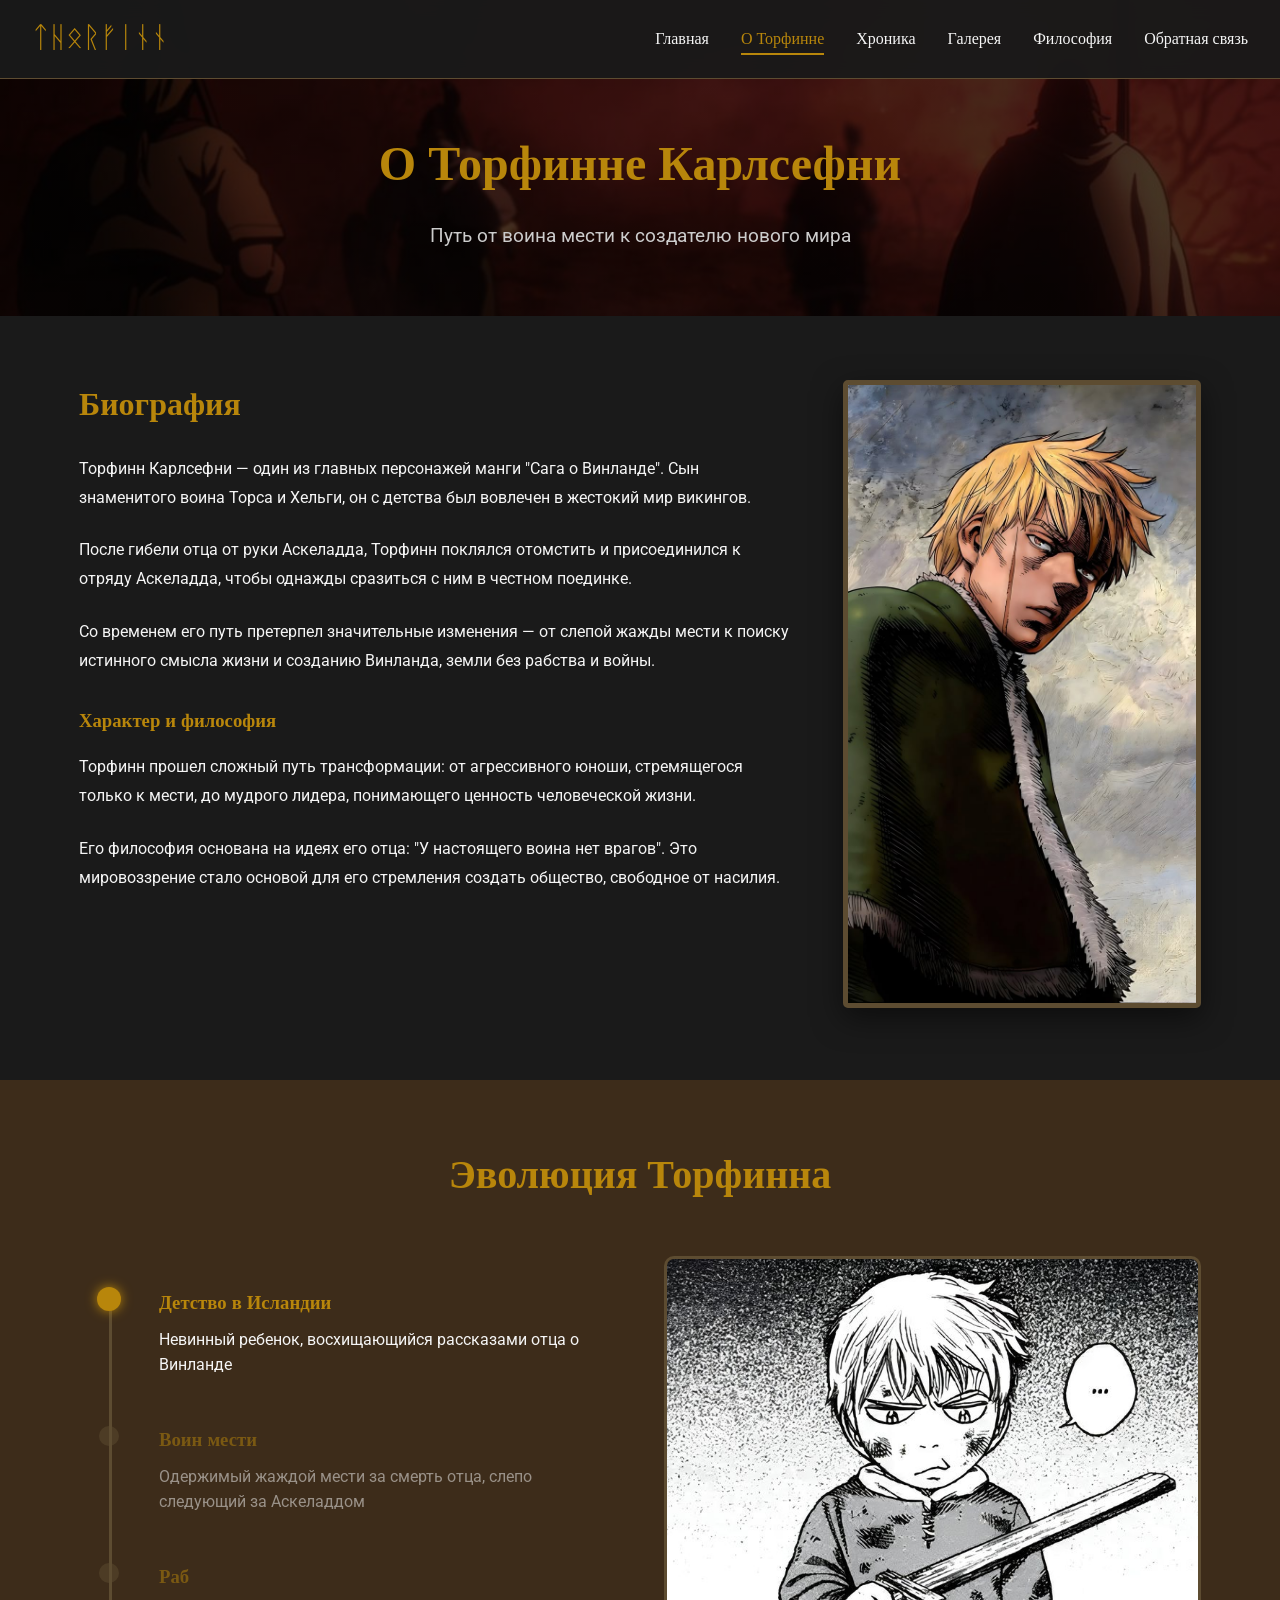
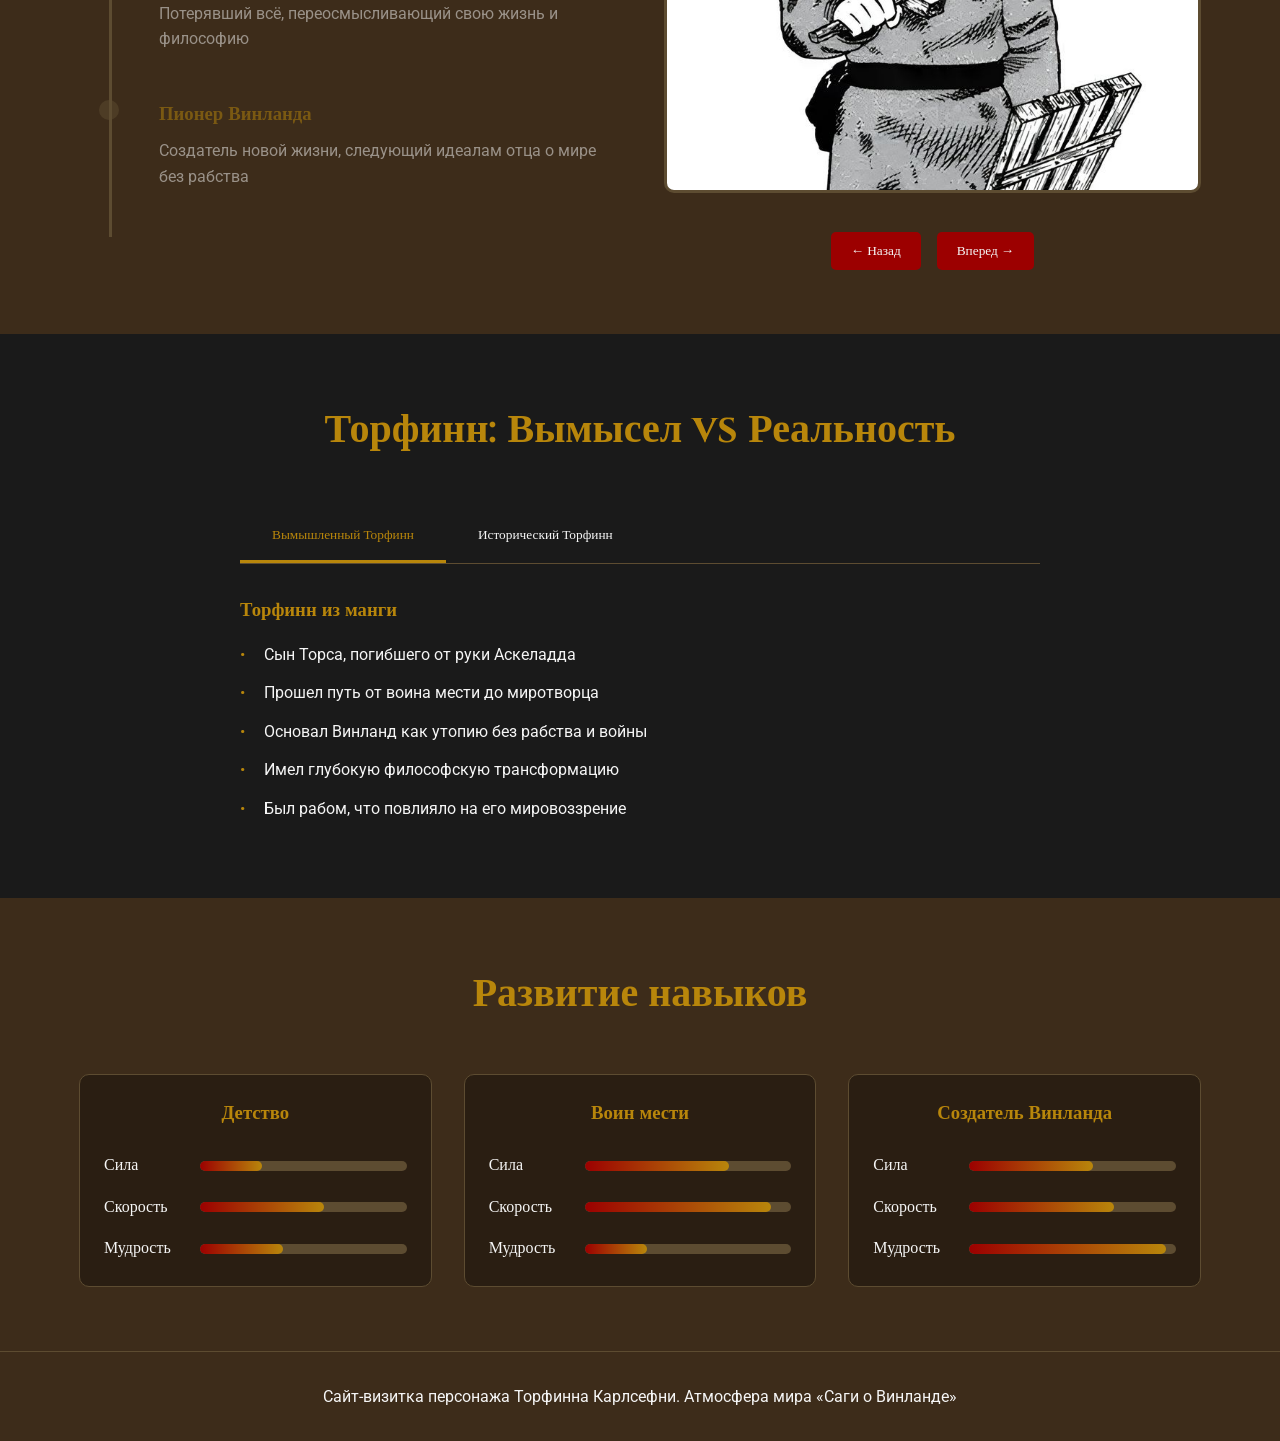
<file: about.html>
<!DOCTYPE html>
<html lang="ru">
<head>
    <meta charset="UTF-8">
    <meta name="viewport" content="width=device-width, initial-scale=1.0">
    <title>О Торфинне - Сага о Винланде</title>
    <link rel="stylesheet" href="styles.css">
    <link href="https://fonts.googleapis.com/css2?family=Cinzel:wght@400;700&family=Roboto:wght@300;400&display=swap" rel="stylesheet">
</head>
<body>
    <header class="main-header">
        <nav class="nav-container">
            <div class="logo" id="logo-btn">
                <span>ᛏᚺᛟᚱᚠᛁᚾᚾ</span>
            </div>
            <ul class="nav-menu">
                <li><a href="index.html">Главная</a></li>
                <li><a href="about.html" class="active">О Торфинне</a></li>
                <li><a href="timeline.html">Хроника</a></li>
                <li><a href="gallery.html">Галерея</a></li>
                <li><a href="philosophy.html">Философия</a></li>
                <li><a href="contact.html">Обратная связь</a></li>
            </ul>
            <div class="hamburger">
                <span></span>
                <span></span>
                <span></span>
            </div>
        </nav>
    </header>

    <main>
        <section class="page-hero">
            <div class="container">
                <h1>О Торфинне Карлсефни</h1>
                <p>Путь от воина мести к создателю нового мира</p>
            </div>
        </section>

        <section class="about-content">
            <div class="container">
                <div class="about-grid">
                    <div class="about-text">
                        <h2>Биография</h2>
                        <p>Торфинн Карлсефни — один из главных персонажей манги "Сага о Винланде". Сын знаменитого воина Торса и Хельги, он с детства был вовлечен в жестокий мир викингов.</p>
                        <p>После гибели отца от руки Аскеладда, Торфинн поклялся отомстить и присоединился к отряду Аскеладда, чтобы однажды сразиться с ним в честном поединке.</p>
                        <p>Со временем его путь претерпел значительные изменения — от слепой жажды мести к поиску истинного смысла жизни и созданию Винланда, земли без рабства и войны.</p>
                        
                        <h3>Характер и философия</h3>
                        <p>Торфинн прошел сложный путь трансформации: от агрессивного юноши, стремящегося только к мести, до мудрого лидера, понимающего ценность человеческой жизни.</p>
                        <p>Его философия основана на идеях его отца: "У настоящего воина нет врагов". Это мировоззрение стало основой для его стремления создать общество, свободное от насилия.</p>
                    </div>
                    <div class="about-image">
                        <img src="img_2.png" alt="Торфинн в молодости">
                    </div>
                </div>
            </div>
        </section>

        <section class="evolution-section">
            <div class="container">
                <h2 class="section-title">Эволюция Торфинна</h2>
                <div class="evolution-container">
                    <div class="evolution-track">
                        <div class="evolution-stage active" data-stage="child">
                            <div class="stage-marker"></div>
                            <div class="stage-info">
                                <h3>Детство в Исландии</h3>
                                <p>Невинный ребенок, восхищающийся рассказами отца о Винланде</p>
                            </div>
                        </div>
                        <div class="evolution-stage" data-stage="warrior">
                            <div class="stage-marker"></div>
                            <div class="stage-info">
                                <h3>Воин мести</h3>
                                <p>Одержимый жаждой мести за смерть отца, слепо следующий за Аскеладдом</p>
                            </div>
                        </div>
                        <div class="evolution-stage" data-stage="slave">
                            <div class="stage-marker"></div>
                            <div class="stage-info">
                                <h3>Раб</h3>
                                <p>Потерявший всё, переосмысливающий свою жизнь и философию</p>
                            </div>
                        </div>
                        <div class="evolution-stage" data-stage="pioneer">
                            <div class="stage-marker"></div>
                            <div class="stage-info">
                                <h3>Пионер Винланда</h3>
                                <p>Создатель новой жизни, следующий идеалам отца о мире без рабства</p>
                            </div>
                        </div>
                    </div>
                    <div class="evolution-visual">
                        <div class="character-image">
                            <img src="img_evolution_1.png" alt="Торфинн в детстве" id="evolution-img">
                        </div>
                        <div class="evolution-controls">
                            <button id="prev-stage" class="evolution-btn">← Назад</button>
                            <button id="next-stage" class="evolution-btn">Вперед →</button>
                        </div>
                    </div>
                </div>
            </div>
        </section>

        <section class="comparison-section">
            <div class="container">
                <h2 class="section-title">Торфинн: Вымысел vs Реальность</h2>
                <div class="comparison-container">
                    <div class="comparison-tabs">
                        <button class="tab-btn active" data-tab="fictional">Вымышленный Торфинн</button>
                        <button class="tab-btn" data-tab="historical">Исторический Торфинн</button>
                    </div>
                    <div class="comparison-content">
                        <div class="tab-content active" id="fictional-content">
                            <h3>Торфинн из манги</h3>
                            <ul>
                                <li>Сын Торса, погибшего от руки Аскеладда</li>
                                <li>Прошел путь от воина мести до миротворца</li>
                                <li>Основал Винланд как утопию без рабства и войны</li>
                                <li>Имел глубокую философскую трансформацию</li>
                                <li>Был рабом, что повлияло на его мировоззрение</li>
                            </ul>
                        </div>
                        <div class="tab-content" id="historical-content">
                            <h3>Исторический Торфинн Карлсефни</h3>
                            <ul>
                                <li>Исландский исследователь, живший в X-XI веках</li>
                                <li>Предпринял одну из самых успешных попыток колонизации Винланда</li>
                                <li>Был женат на Гудрид, вдове Торфинна Тордарсона</li>
                                <li>Его экспедиция описана в "Саге о гренландцах" и "Саге об Эрике Рыжем"</li>
                                <li>Вернулся в Исландию после нескольких лет в Винланде</li>
                            </ul>
                        </div>
                    </div>
                </div>
            </div>
        </section>

        <section class="skills-section">
            <div class="container">
                <h2 class="section-title">Развитие навыков</h2>
                <div class="skills-container">
                    <div class="skill-category">
                        <h3>Детство</h3>
                        <div class="skill-chart">
                            <div class="skill" data-skill="strength" data-value="30">
                                <span>Сила</span>
                                <div class="skill-bar"><div class="skill-fill"></div></div>
                            </div>
                            <div class="skill" data-skill="speed" data-value="60">
                                <span>Скорость</span>
                                <div class="skill-bar"><div class="skill-fill"></div></div>
                            </div>
                            <div class="skill" data-skill="wisdom" data-value="40">
                                <span>Мудрость</span>
                                <div class="skill-bar"><div class="skill-fill"></div></div>
                            </div>
                        </div>
                    </div>
                    <div class="skill-category">
                        <h3>Воин мести</h3>
                        <div class="skill-chart">
                            <div class="skill" data-skill="strength" data-value="70">
                                <span>Сила</span>
                                <div class="skill-bar"><div class="skill-fill"></div></div>
                            </div>
                            <div class="skill" data-skill="speed" data-value="90">
                                <span>Скорость</span>
                                <div class="skill-bar"><div class="skill-fill"></div></div>
                            </div>
                            <div class="skill" data-skill="wisdom" data-value="30">
                                <span>Мудрость</span>
                                <div class="skill-bar"><div class="skill-fill"></div></div>
                            </div>
                        </div>
                    </div>
                    <div class="skill-category">
                        <h3>Создатель Винланда</h3>
                        <div class="skill-chart">
                            <div class="skill" data-skill="strength" data-value="60">
                                <span>Сила</span>
                                <div class="skill-bar"><div class="skill-fill"></div></div>
                            </div>
                            <div class="skill" data-skill="speed" data-value="70">
                                <span>Скорость</span>
                                <div class="skill-bar"><div class="skill-fill"></div></div>
                            </div>
                            <div class="skill" data-skill="wisdom" data-value="95">
                                <span>Мудрость</span>
                                <div class="skill-bar"><div class="skill-fill"></div></div>
                            </div>
                        </div>
                    </div>
                </div>
            </div>
        </section>
    </main>

    <footer class="main-footer">
        <div class="container">
            <p>Сайт-визитка персонажа Торфинна Карлсефни. Атмосфера мира «Саги о Винланде»</p>
        </div>
    </footer>

    <!-- Модальное окно для логотипа -->
    <div id="logo-modal" class="modal">
        <div class="modal-content">
            <span class="close-modal">&times;</span>
            <div class="modal-image">
                <img src="logo_popup.png" alt="Торфинн Карлсефни">
            </div>
            <h3>Торфинн Карлсефни</h3>
            <p>Воин, ставший создателем мира</p>
        </div>
    </div>

    <script src="script.js"></script>
</body>
</html>
</file>
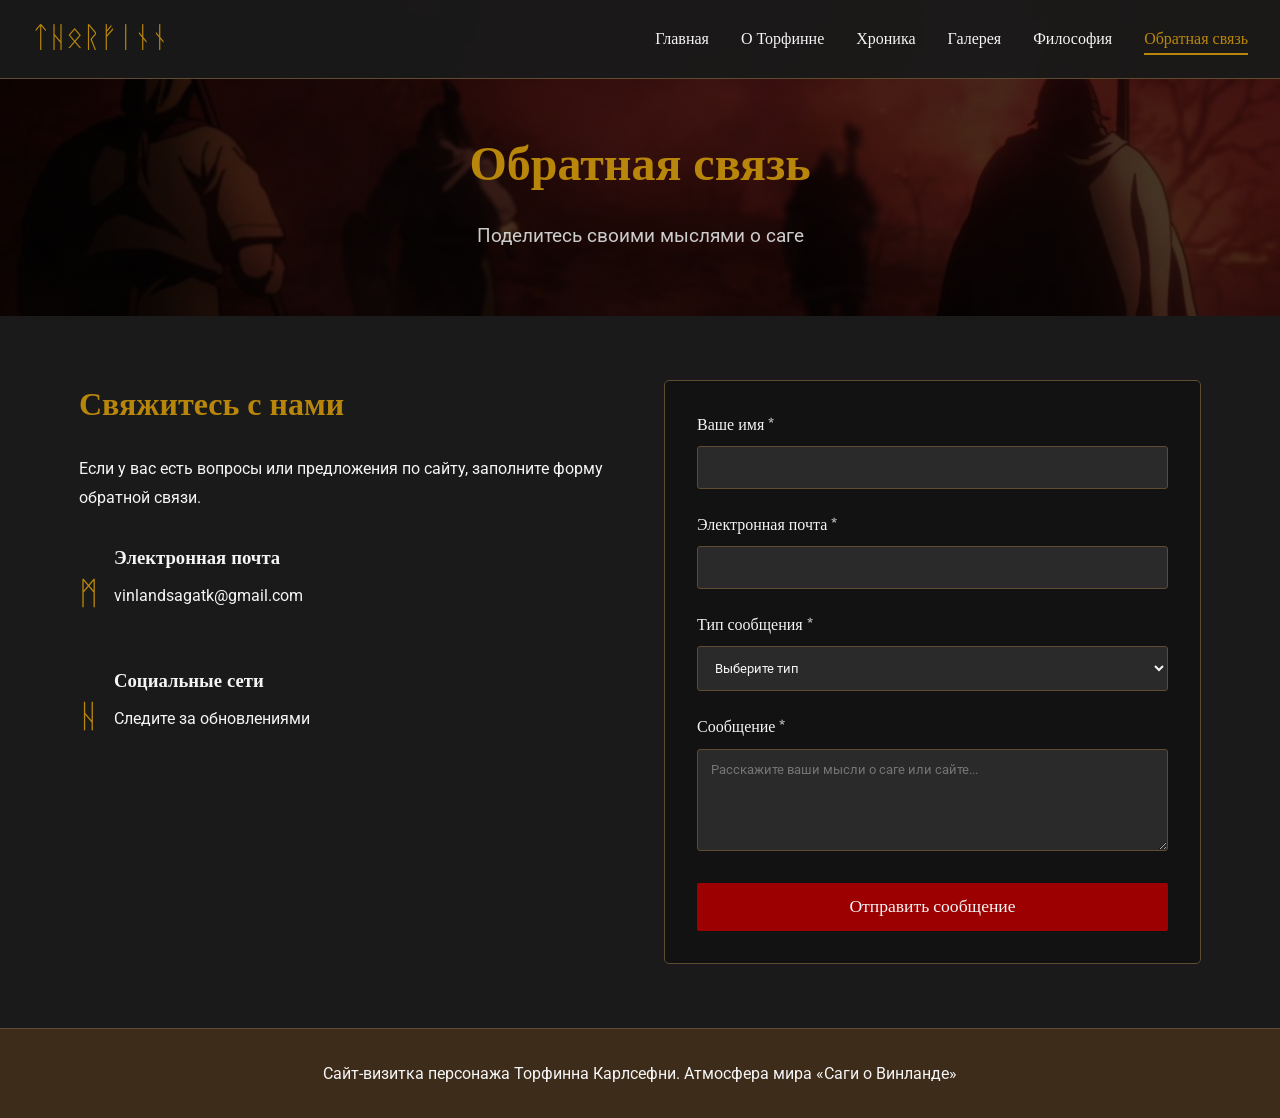
<file: contact.html>
<!DOCTYPE html>
<html lang="ru">
<head>
    <meta charset="UTF-8">
    <meta name="viewport" content="width=device-width, initial-scale=1.0">
    <title>Обратная связь - Сага о Винланде</title>
    <link rel="stylesheet" href="styles.css">
    <link href="https://fonts.googleapis.com/css2?family=Cinzel:wght@400;700&family=Roboto:wght@300;400&display=swap" rel="stylesheet">
</head>
<body>
    <header class="main-header">
        <nav class="nav-container">
            <div class="logo" id="logo-btn">
                <span>ᛏᚺᛟᚱᚠᛁᚾᚾ</span>
            </div>
            <ul class="nav-menu">
                <li><a href="index.html">Главная</a></li>
                <li><a href="about.html">О Торфинне</a></li>
                <li><a href="timeline.html">Хроника</a></li>
                <li><a href="gallery.html">Галерея</a></li>
                <li><a href="philosophy.html">Философия</a></li>
                <li><a href="contact.html" class="active">Обратная связь</a></li>
            </ul>
            <div class="hamburger">
                <span></span>
                <span></span>
                <span></span>
            </div>
        </nav>
    </header>

    <main>
        <section class="page-hero">
            <div class="container">
                <h1>Обратная связь</h1>
                <p>Поделитесь своими мыслями о саге</p>
            </div>
        </section>

        <section class="contact-section">
            <div class="container">
                <div class="contact-content">
                    <div class="contact-info">
                        <h2>Свяжитесь с нами</h2>
                        <p>Если у вас есть вопросы или предложения по сайту, заполните форму обратной связи.</p>
                        <div class="contact-details">
                            <div class="contact-item">
                                <div class="contact-icon">ᛗ</div>
                                <div class="contact-text">
                                    <h3>Электронная почта</h3>
                                    <p>vinlandsagatk@gmail.com</p>
                                </div>
                            </div>
                            <div class="contact-item">
                                <div class="contact-icon">ᚺ</div>
                                <div class="contact-text">
                                    <h3>Социальные сети</h3>
                                    <p>Следите за обновлениями</p>
                                </div>
                            </div>
                        </div>
                    </div>
                    
                    <div class="contact-form">
                        <form id="feedback-form" method="POST">
                            <input type="hidden" name="access_key" value="0711b64c-694d-421a-ab41-222c43253fba">
                            <input type="hidden" name="subject" value="Новое сообщение с сайта о Торфинне">
                            <input type="hidden" name="from_name" value="Сайт Сага о Винланде">
                            
                            <div class="form-group">
                                <label for="name">Ваше имя *</label>
                                <input type="text" id="name" name="name" required>
                            </div>
                            
                            <div class="form-group">
                                <label for="email">Электронная почта *</label>
                                <input type="email" id="email" name="email" required>
                            </div>
                            
                            <div class="form-group">
                                <label for="message_type">Тип сообщения *</label>
                                <select id="message_type" name="message_type" required>
                                    <option value="">Выберите тип</option>
                                    <option value="question">Вопрос о саге</option>
                                    <option value="suggestion">Предложение по сайту</option>
                                    <option value="feedback">Отзыв о сайте</option>
                                    <option value="other">Другое</option>
                                </select>
                            </div>
                            
                            <div class="form-group">
                                <label for="message">Сообщение *</label>
                                <textarea id="message" name="message" rows="5" required placeholder="Расскажите ваши мысли о саге или сайте..."></textarea>
                            </div>
                            
                            <button type="submit" class="submit-btn">
                                <span class="submit-text">Отправить сообщение</span>
                                <div class="loading-spinner" style="display: none;"></div>
                            </button>
                        </form>
                    </div>
                </div>
            </div>
        </section>
    </main>

    <footer class="main-footer">
        <div class="container">
            <p>Сайт-визитка персонажа Торфинна Карлсефни. Атмосфера мира «Саги о Винланде»</p>
        </div>
    </footer>

    <!-- Модальное окно для логотипа -->
    <div id="logo-modal" class="modal">
        <div class="modal-content">
            <span class="close-modal">&times;</span>
            <div class="modal-image">
                <img src="logo_popup.png" alt="Торфинн Карлсефни">
            </div>
            <h3>Торфинн Карлсефни</h3>
            <p>Воин, ставший создателем мира</p>
        </div>
    </div>

    <script src="script.js"></script>
</body>
</html>
</file>
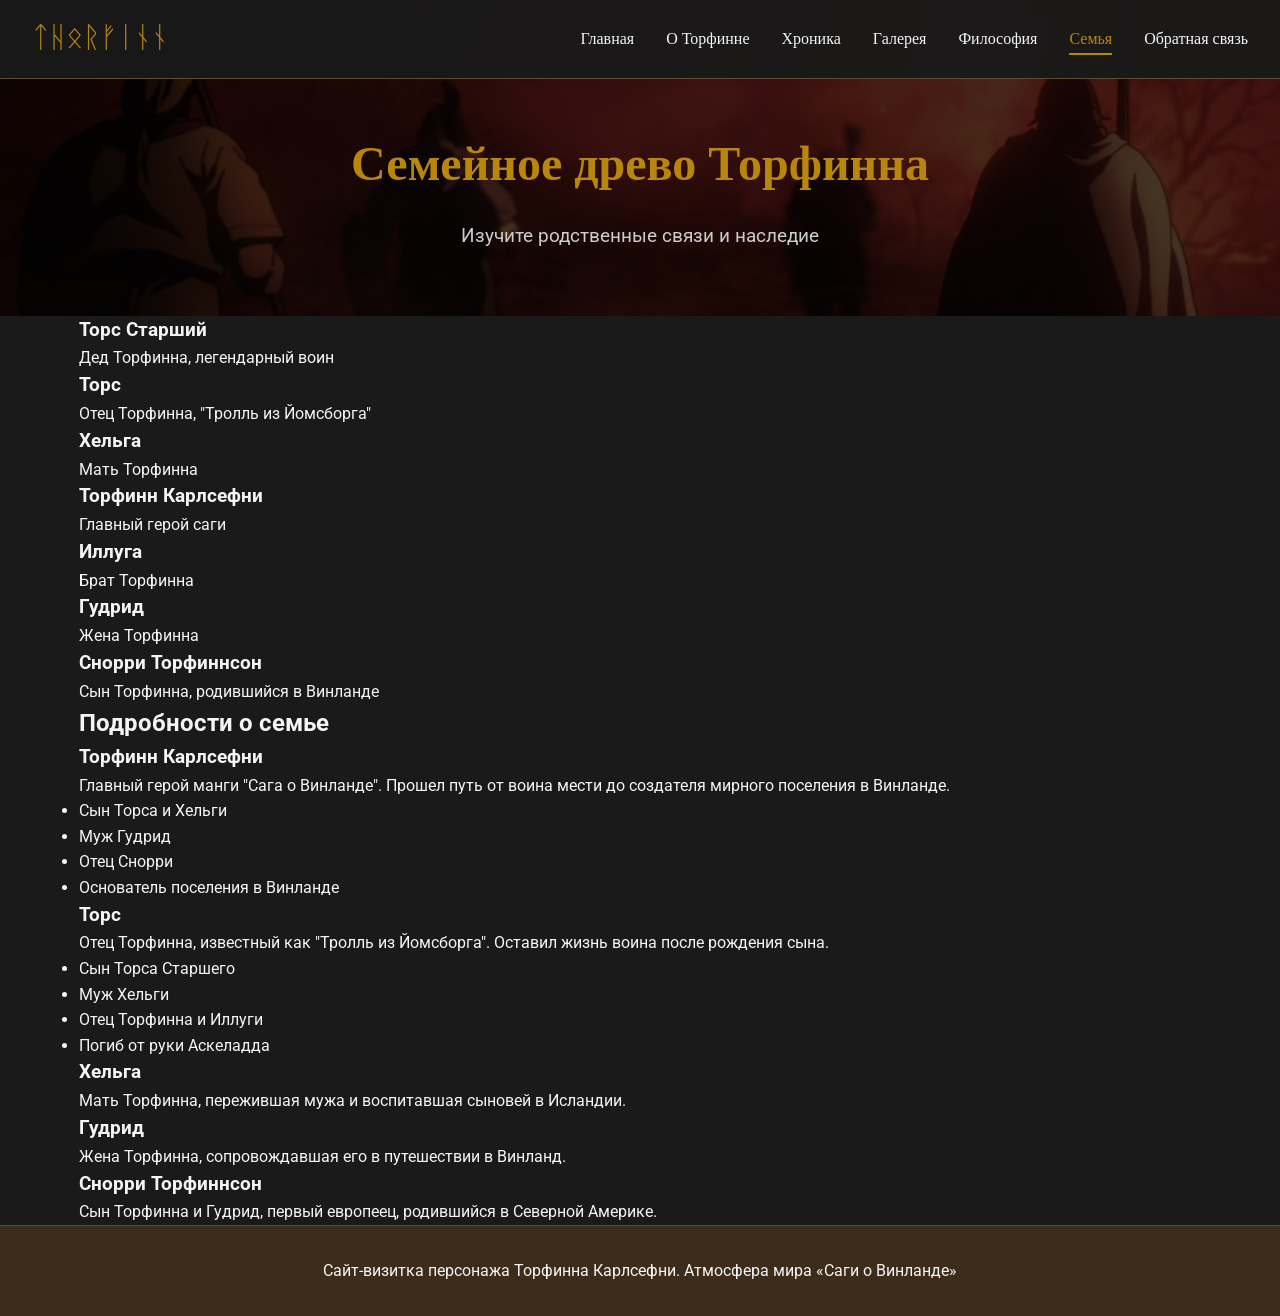
<file: family.html>
<!DOCTYPE html>
<html lang="ru">
<head>
    <meta charset="UTF-8">
    <meta name="viewport" content="width=device-width, initial-scale=1.0">
    <title>Семейное древо - Сага о Винланде</title>
    <link rel="stylesheet" href="styles.css">
    <link href="https://fonts.googleapis.com/css2?family=Cinzel:wght@400;700&family=Roboto:wght@300;400&display=swap" rel="stylesheet">
</head>
<body>
    <header class="main-header">
        <nav class="nav-container">
            <div class="logo" id="logo-btn">
                <span>ᛏᚺᛟᚱᚠᛁᚾᚾ</span>
            </div>
            <ul class="nav-menu">
                <li><a href="index.html">Главная</a></li>
                <li><a href="about.html">О Торфинне</a></li>
                <li><a href="timeline.html">Хроника</a></li>
                <li><a href="gallery.html">Галерея</a></li>
                <li><a href="philosophy.html">Философия</a></li>
                <li><a href="family.html" class="active">Семья</a></li>
                <li><a href="contact.html">Обратная связь</a></li>
            </ul>
            <div class="hamburger">
                <span></span>
                <span></span>
                <span></span>
            </div>
        </nav>
    </header>

    <main>
        <section class="page-hero">
            <div class="container">
                <h1>Семейное древо Торфинна</h1>
                <p>Изучите родственные связи и наследие</p>
            </div>
        </section>

        <section class="family-section">
            <div class="container">
                <div class="family-tree" id="family-tree">
                    <div class="tree-level" data-level="1">
                        <div class="tree-person" data-person="thors-grandfather">
                            <div class="person-card">
                                <h3>Торс Старший</h3>
                                <p>Дед Торфинна, легендарный воин</p>
                            </div>
                        </div>
                    </div>
                    
                    <div class="tree-level" data-level="2">
                        <div class="tree-person" data-person="thors">
                            <div class="person-card">
                                <h3>Торс</h3>
                                <p>Отец Торфинна, "Тролль из Йомсборга"</p>
                            </div>
                        </div>
                        <div class="tree-person" data-person="helga">
                            <div class="person-card">
                                <h3>Хельга</h3>
                                <p>Мать Торфинна</p>
                            </div>
                        </div>
                    </div>
                    
                    <div class="tree-level" data-level="3">
                        <div class="tree-person main-person" data-person="thorfinn">
                            <div class="person-card">
                                <h3>Торфинн Карлсефни</h3>
                                <p>Главный герой саги</p>
                            </div>
                        </div>
                        <div class="tree-person" data-person="yiva">
                            <div class="person-card">
                                <h3>Иллуга</h3>
                                <p>Брат Торфинна</p>
                            </div>
                        </div>
                    </div>
                    
                    <div class="tree-level" data-level="4">
                        <div class="tree-person" data-person="gudrid">
                            <div class="person-card">
                                <h3>Гудрид</h3>
                                <p>Жена Торфинна</p>
                            </div>
                        </div>
                    </div>
                    
                    <div class="tree-level" data-level="5">
                        <div class="tree-person" data-person="snorri">
                            <div class="person-card">
                                <h3>Снорри Торфиннсон</h3>
                                <p>Сын Торфинна, родившийся в Винланде</p>
                            </div>
                        </div>
                    </div>
                </div>
                
                <div class="family-details">
                    <h2>Подробности о семье</h2>
                    <div class="details-container">
                        <div class="person-detail active" data-person="thorfinn">
                            <h3>Торфинн Карлсефни</h3>
                            <p>Главный герой манги "Сага о Винланде". Прошел путь от воина мести до создателя мирного поселения в Винланде.</p>
                            <ul>
                                <li>Сын Торса и Хельги</li>
                                <li>Муж Гудрид</li>
                                <li>Отец Снорри</li>
                                <li>Основатель поселения в Винланде</li>
                            </ul>
                        </div>
                        <div class="person-detail" data-person="thors">
                            <h3>Торс</h3>
                            <p>Отец Торфинна, известный как "Тролль из Йомсборга". Оставил жизнь воина после рождения сына.</p>
                            <ul>
                                <li>Сын Торса Старшего</li>
                                <li>Муж Хельги</li>
                                <li>Отец Торфинна и Иллуги</li>
                                <li>Погиб от руки Аскеладда</li>
                            </ul>
                        </div>
                        <div class="person-detail" data-person="helga">
                            <h3>Хельга</h3>
                            <p>Мать Торфинна, пережившая мужа и воспитавшая сыновей в Исландии.</p>
                        </div>
                        <div class="person-detail" data-person="gudrid">
                            <h3>Гудрид</h3>
                            <p>Жена Торфинна, сопровождавшая его в путешествии в Винланд.</p>
                        </div>
                        <div class="person-detail" data-person="snorri">
                            <h3>Снорри Торфиннсон</h3>
                            <p>Сын Торфинна и Гудрид, первый европеец, родившийся в Северной Америке.</p>
                        </div>
                    </div>
                </div>
            </div>
        </section>
    </main>

    <footer class="main-footer">
        <div class="container">
            <p>Сайт-визитка персонажа Торфинна Карлсефни. Атмосфера мира «Саги о Винланде»</p>
        </div>
    </footer>

    <!-- Модальное окно для логотипа -->
    <div id="logo-modal" class="modal">
        <div class="modal-content">
            <span class="close-modal">&times;</span>
            <div class="modal-image">
                <img src="logo_popup.png" alt="Торфинн Карлсефни">
            </div>
            <h3>Торфинн Карлсефни</h3>
            <p>Воин, ставший создателем мира</p>
        </div>
    </div>

    <script src="script.js"></script>
</body>
</html>
</file>
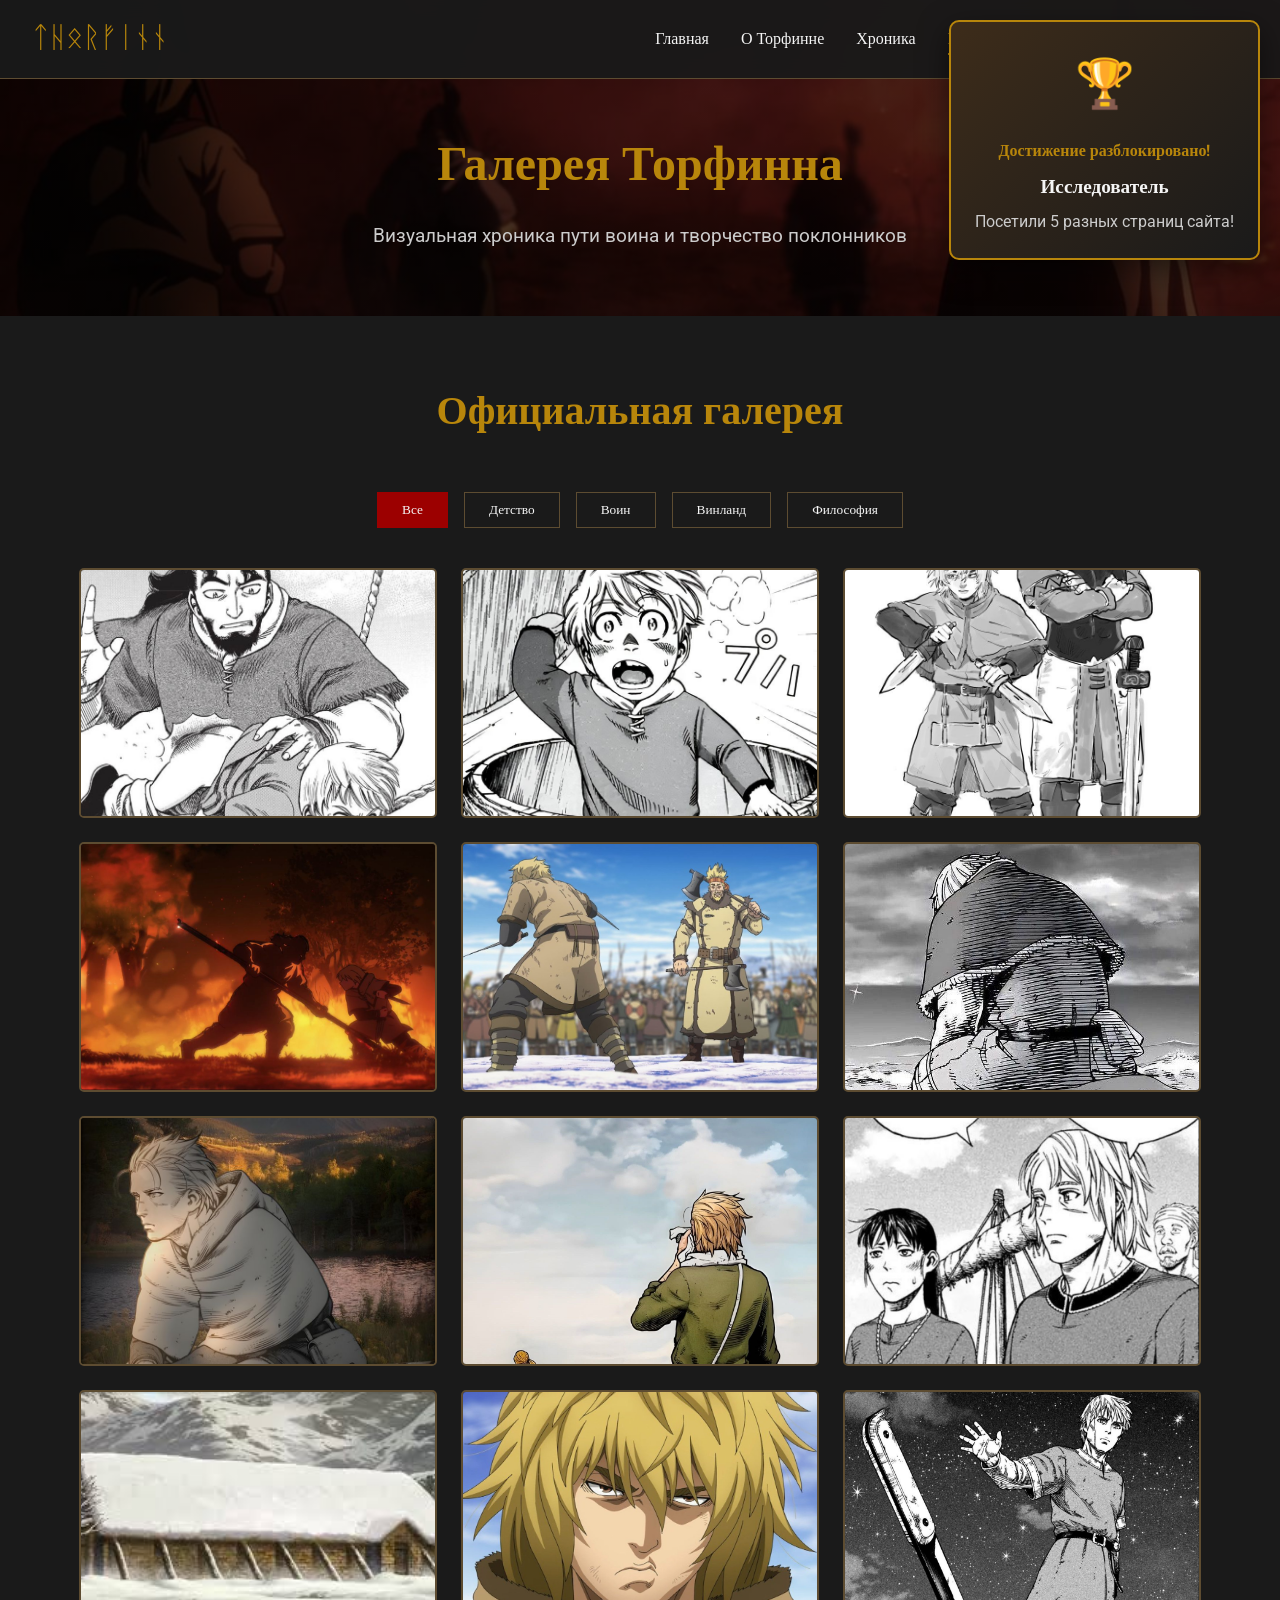
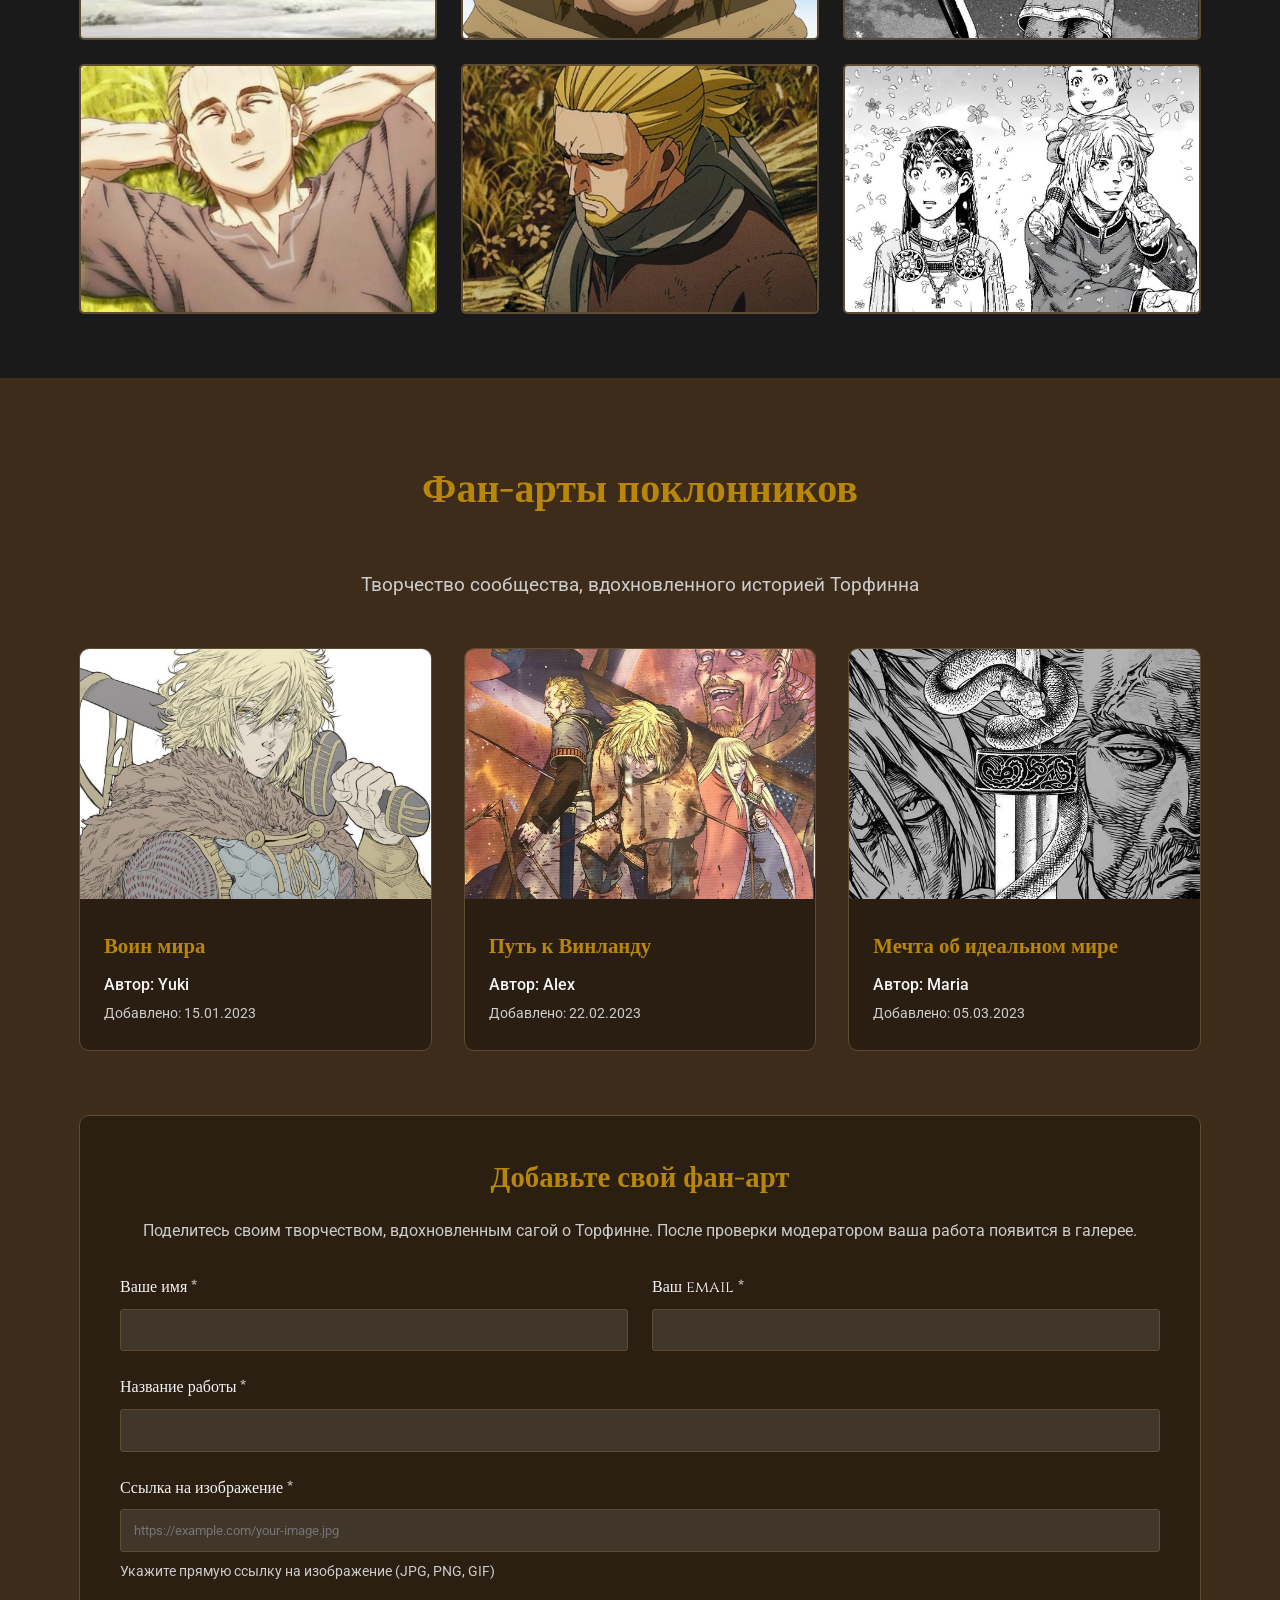
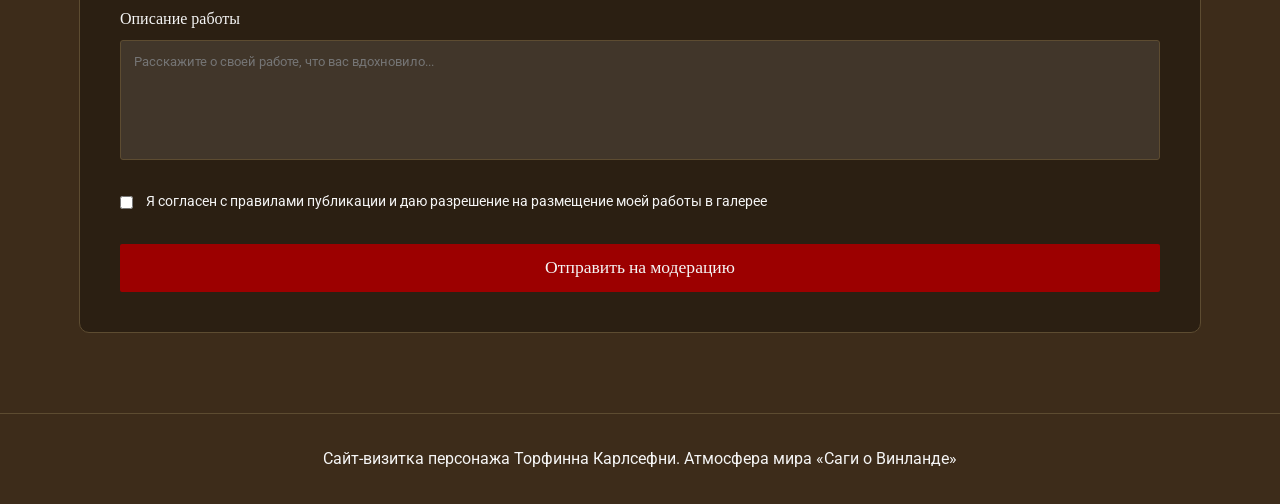
<file: gallery.html>
<!DOCTYPE html>
<html lang="ru">
<head>
    <meta charset="UTF-8">
    <meta name="viewport" content="width=device-width, initial-scale=1.0">
    <title>Галерея - Сага о Винланде</title>
    <link rel="stylesheet" href="styles.css">
    <link href="https://fonts.googleapis.com/css2?family=Cinzel:wght@400;700&family=Roboto:wght@300;400&display=swap" rel="stylesheet">
</head>
<body>
    <header class="main-header">
        <nav class="nav-container">
            <div class="logo" id="logo-btn">
                <span>ᛏᚺᛟᚱᚠᛁᚾᚾ</span>
            </div>
            <ul class="nav-menu">
                <li><a href="index.html">Главная</a></li>
                <li><a href="about.html">О Торфинне</a></li>
                <li><a href="timeline.html">Хроника</a></li>
                <li><a href="gallery.html" class="active">Галерея</a></li>
                <li><a href="philosophy.html">Философия</a></li>
                <li><a href="contact.html">Обратная связь</a></li>
            </ul>
            <div class="hamburger">
                <span></span>
                <span></span>
                <span></span>
            </div>
        </nav>
    </header>

    <main>
        <section class="page-hero">
            <div class="container">
                <h1>Галерея Торфинна</h1>
                <p>Визуальная хроника пути воина и творчество поклонников</p>
            </div>
        </section>

        <section class="gallery-section">
            <div class="container">
                <h2 class="section-title">Официальная галерея</h2>
                <div class="gallery-filter">
                    <button class="filter-btn active" data-filter="all">Все</button>
                    <button class="filter-btn" data-filter="childhood">Детство</button>
                    <button class="filter-btn" data-filter="warrior">Воин</button>
                    <button class="filter-btn" data-filter="vinland">Винланд</button>
                    <button class="filter-btn" data-filter="philosophy">Философия</button>
                </div>
                
                <div class="gallery-grid">
                    <!-- Детство -->
                    <div class="gallery-item" data-category="childhood">
                        <img src="img_gallery_1.png" alt="Торфинн в детстве с отцом">
                        <div class="gallery-overlay">
                            <h3>Уроки отца</h3>
                            <p>Торфинн обучается у Торса в Исландии</p>
                        </div>
                    </div>
                    
                    <div class="gallery-item" data-category="childhood">
                        <img src="img_gallery_2.png" alt="Торфинн в родной деревне">
                        <div class="gallery-overlay">
                            <h3>Детство в Исландии</h3>
                            <p>Мирная жизнь до трагедии</p>
                        </div>
                    </div>
                    
                    <!-- Воин -->
                    <div class="gallery-item" data-category="warrior">
                        <img src="img_gallery_3.png" alt="Торфинн в отряде Аскеладда">
                        <div class="gallery-overlay">
                            <h3>В отряде Аскеладда</h3>
                            <p>Годы службы и ожидания мести</p>
                        </div>
                    </div>
                    
                    <div class="gallery-item" data-category="warrior">
                        <img src="img_gallery_4.png" alt="Торфинн в битве">
                        <div class="gallery-overlay">
                            <h3>Молодой воин</h3>
                            <p>Навыки, отточенные в сражениях</p>
                        </div>
                    </div>
                    
                    <div class="gallery-item" data-category="warrior">
                        <img src="img_gallery_5.png" alt="Торфинн против Торкелла">
                        <div class="gallery-overlay">
                            <h3>Поединок с Торкеллом</h3>
                            <p>Испытание силы и воли</p>
                        </div>
                    </div>
                    
                    <div class="gallery-item" data-category="warrior">
                        <img src="img_gallery_6.png" alt="Торфинн в раздумьях">
                        <div class="gallery-overlay">
                            <h3>Моменты сомнения</h3>
                            <p>Размышления о пути воина</p>
                        </div>
                    </div>
                    
                    <!-- Винланд -->
                    <div class="gallery-item" data-category="vinland">
                        <img src="img_gallery_7.png" alt="Путь в Винланд">
                        <div class="gallery-overlay">
                            <h3>Путь в Винланд</h3>
                            <p>Начало великого путешествия</p>
                        </div>
                    </div>
                    
                    <div class="gallery-item" data-category="vinland">
                        <img src="img_gallery_8.png" alt="Прибытие в Винланд">
                        <div class="gallery-overlay">
                            <h3>Земля обетованная</h3>
                            <p>Первые впечатления от Винланда</p>
                        </div>
                    </div>
                    
                    <div class="gallery-item" data-category="vinland">
                        <img src="img_gallery_9.png" alt="Торфинн и Гудрид в Винланде">
                        <div class="gallery-overlay">
                            <h3>Новая жизнь</h3>
                            <p>Торфинн и Гудрид в Винланде</p>
                        </div>
                    </div>
                    
                    <div class="gallery-item" data-category="vinland">
                        <img src="img_gallery_10.png" alt="Строительство поселения">
                        <div class="gallery-overlay">
                            <h3>Создание поселения</h3>
                            <p>Тяжелый труд и надежды</p>
                        </div>
                    </div>
                    
                    <!-- Философия -->
                    <div class="gallery-item" data-category="philosophy">
                        <img src="img_gallery_11.png" alt="Торфинн размышляет">
                        <div class="gallery-overlay">
                            <h3>Путь к просветлению</h3>
                            <p>Моменты глубоких размышлений</p>
                        </div>
                    </div>
                    
                    <div class="gallery-item" data-category="philosophy">
                        <img src="img_gallery_12.png" alt="Торфинн отвергает меч">
                        <div class="gallery-overlay">
                            <h3>Отказ от насилия</h3>
                            <p>Ключевой момент трансформации</p>
                        </div>
                    </div>
                    
                    <div class="gallery-item" data-category="philosophy">
                        <img src="img_gallery_13.png" alt="Торфинн учит других">
                        <div class="gallery-overlay">
                            <h3>Учитель мира</h3>
                            <p>Передача мудрости следующим поколениям</p>
                        </div>
                    </div>
                    
                    <div class="gallery-item" data-category="philosophy">
                        <img src="img_gallery_14.png" alt="Торфинн в медитации">
                        <div class="gallery-overlay">
                            <h3>Внутренний покой</h3>
                            <p>Обретение гармонии с собой</p>
                        </div>
                    </div>
                    
                    <div class="gallery-item" data-category="philosophy">
                        <img src="img_gallery_15.png" alt="Наследие Торфинна">
                        <div class="gallery-overlay">
                            <h3>Наследие мира</h3>
                            <p>Идеи, пережившие своего создателя</p>
                        </div>
                    </div>
                </div>
            </div>
        </section>

        <section class="fanart-section">
            <div class="container">
                <h2 class="section-title">Фан-арты поклонников</h2>
                <p class="section-subtitle">Творчество сообщества, вдохновленного историей Торфинна</p>
                
                <div class="fanart-grid" id="fanart-container">
                    <!-- Фан-арты будут добавляться динамически и через модерацию -->
                    <div class="fanart-item">
                        <img src="img_fanart_1.png" alt="Фан-арт Торфинна от Yuki">
                        <div class="fanart-info">
                            <h3>Воин мира</h3>
                            <p class="fanart-author">Автор: Yuki</p>
                            <p class="fanart-date">Добавлено: 15.01.2023</p>
                        </div>
                    </div>
                    
                    <div class="fanart-item">
                        <img src="img_fanart_2.png" alt="Фан-арт Торфинна от Alex">
                        <div class="fanart-info">
                            <h3>Путь к Винланду</h3>
                            <p class="fanart-author">Автор: Alex</p>
                            <p class="fanart-date">Добавлено: 22.02.2023</p>
                        </div>
                    </div>
                    
                    <div class="fanart-item">
                        <img src="img_fanart_3.png" alt="Фан-арт Торфинна от Maria">
                        <div class="fanart-info">
                            <h3>Мечта об идеальном мире</h3>
                            <p class="fanart-author">Автор: Maria</p>
                            <p class="fanart-date">Добавлено: 05.03.2023</p>
                        </div>
                    </div>
                </div>
                
                <div class="add-fanart-section">
                    <h3>Добавьте свой фан-арт</h3>
                    <p>Поделитесь своим творчеством, вдохновленным сагой о Торфинне. После проверки модератором ваша работа появится в галерее.</p>
                    
                    <form id="fanart-form" method="POST">
                        <input type="hidden" name="access_key" value="0711b64c-694d-421a-ab41-222c43253fba">
                        <input type="hidden" name="subject" value="Новый фан-арт для галереи Торфинна">
                        <input type="hidden" name="from_name" value="Галерея Сага о Винланде">
                        <input type="hidden" name="category" value="fanart_submission">
                        
                        <div class="form-row">
                            <div class="form-group">
                                <label for="fanart-name">Ваше имя *</label>
                                <input type="text" id="fanart-name" name="name" required>
                            </div>
                            
                            <div class="form-group">
                                <label for="fanart-email">Ваш email *</label>
                                <input type="email" id="fanart-email" name="email" required>
                            </div>
                        </div>
                        
                        <div class="form-group">
                            <label for="fanart-title">Название работы *</label>
                            <input type="text" id="fanart-title" name="work_title" required>
                        </div>
                        
                        <div class="form-group">
                            <label for="fanart-url">Ссылка на изображение *</label>
                            <input type="url" id="fanart-url" name="image_url" required placeholder="https://example.com/your-image.jpg">
                            <p class="file-info">Укажите прямую ссылку на изображение (JPG, PNG, GIF)</p>
                        </div>
                        
                        <div class="form-group">
                            <label for="fanart-description">Описание работы</label>
                            <textarea id="fanart-description" name="description" rows="3" placeholder="Расскажите о своей работе, что вас вдохновило..." class="fixed-textarea"></textarea>
                        </div>
                        
                        <div class="consent-group">
                            <input type="checkbox" id="fanart-consent" name="consent" required>
                            <label for="fanart-consent">Я согласен с правилами публикации и даю разрешение на размещение моей работы в галерее</label>
                        </div>
                        
                        <button type="submit" class="submit-btn fanart-submit">
                            <span class="submit-text">Отправить на модерацию</span>
                            <div class="loading-spinner" style="display: none;"></div>
                        </button>
                    </form>
                </div>
            </div>
        </section>
    </main>

    <footer class="main-footer">
        <div class="container">
            <p>Сайт-визитка персонажа Торфинна Карлсефни. Атмосфера мира «Саги о Винланде»</p>
        </div>
    </footer>

    <!-- Модальное окно успешной отправки -->
    <div id="success-modal" class="modal">
        <div class="modal-content">
            <span class="close-modal">&times;</span>
            <div class="modal-icon">✓</div>
            <h3>Спасибо за вашу работу!</h3>
            <p>Ваш фан-арт успешно отправлен на модерацию. После проверки он появится в галерее.</p>
            <button class="modal-btn" id="modal-ok">Ок</button>
        </div>
    </div>

    <!-- Модальное окно для логотипа -->
    <div id="logo-modal" class="modal">
        <div class="modal-content">
            <span class="close-modal">&times;</span>
            <div class="modal-image">
                <img src="logo_popup.png" alt="Торфинн Карлсефни">
            </div>
            <h3>Торфинн Карлсефни</h3>
            <p>Воин, ставший создателем мира</p>
        </div>
    </div>

    <script src="script.js"></script>
</body>
</html>
</file>
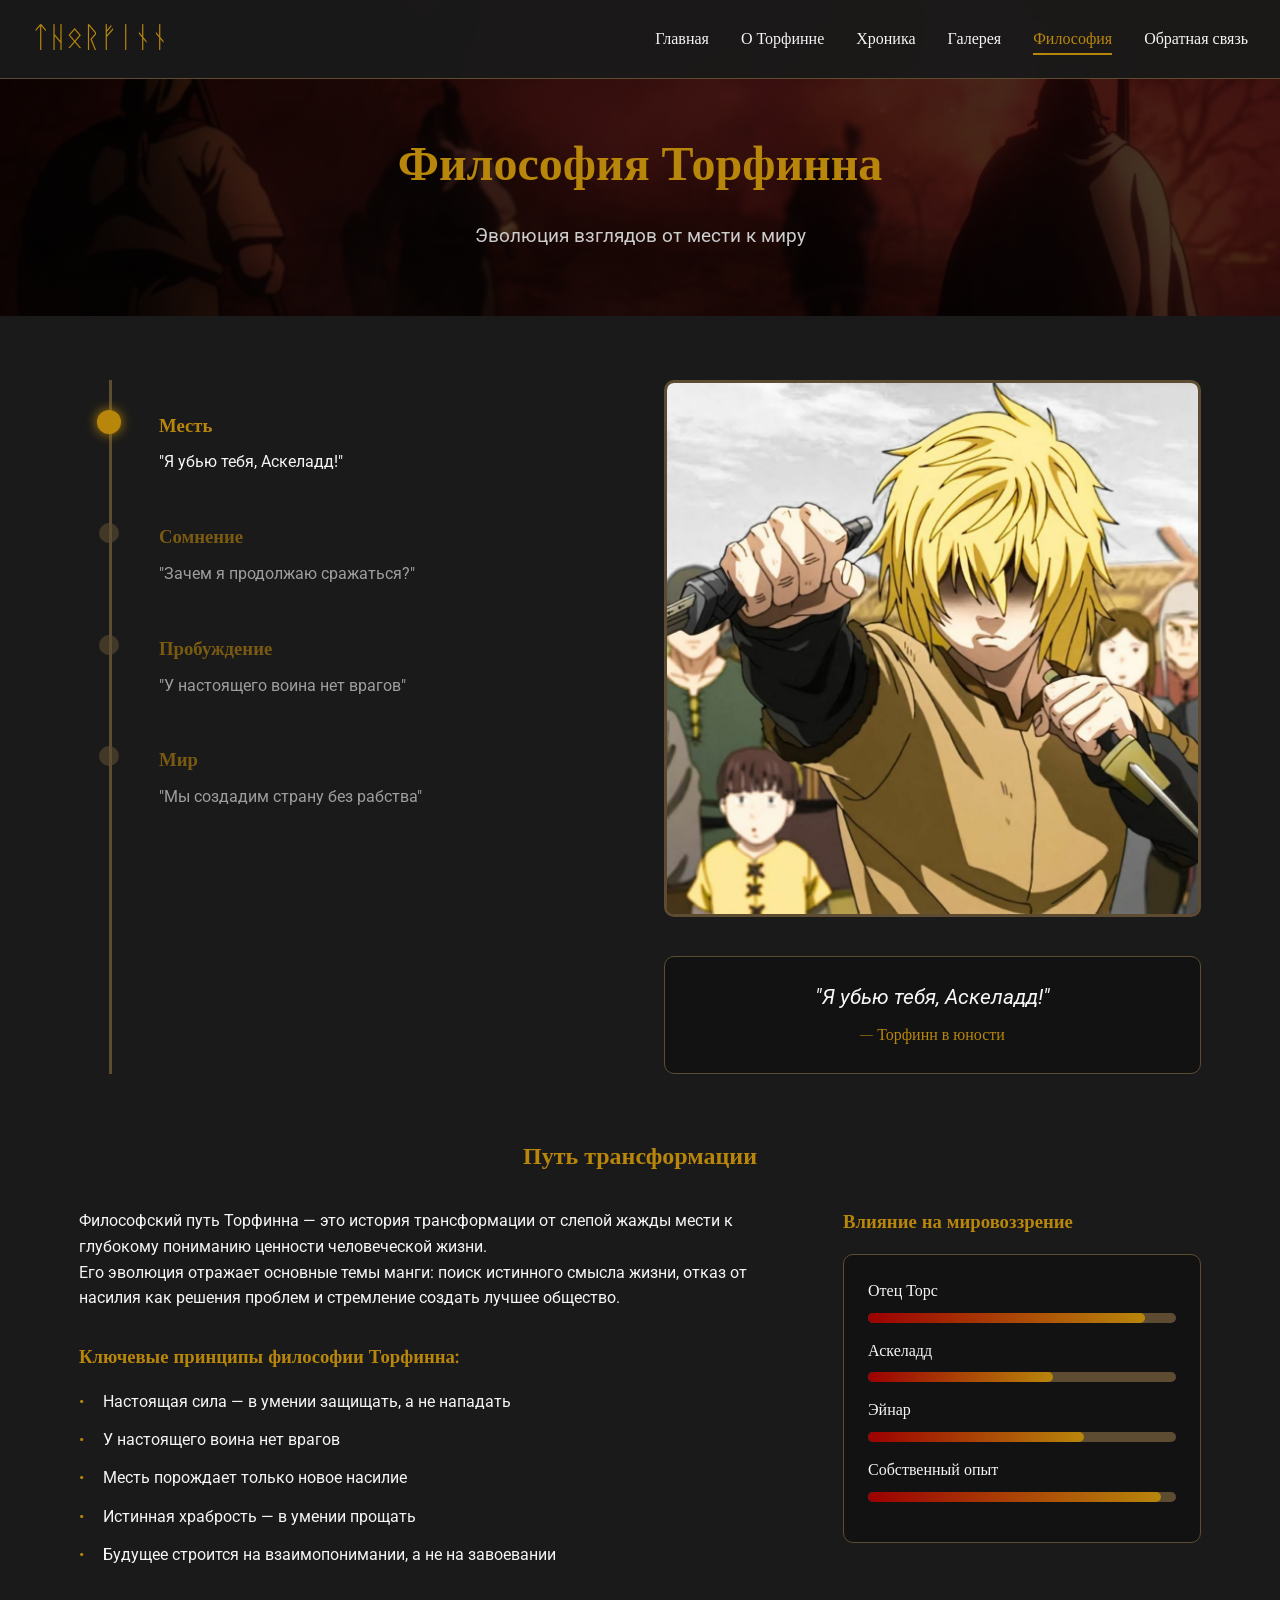
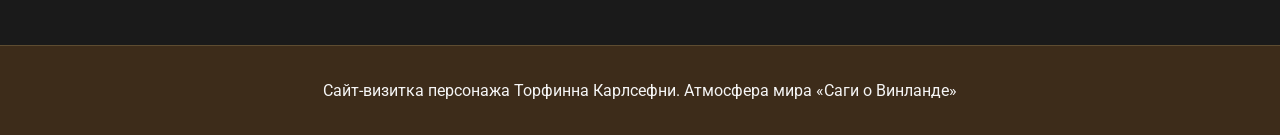
<file: philosophy.html>
<!DOCTYPE html>
<html lang="ru">
<head>
    <meta charset="UTF-8">
    <meta name="viewport" content="width=device-width, initial-scale=1.0">
    <title>Философия - Сага о Винланде</title>
    <link rel="stylesheet" href="styles.css">
    <link href="https://fonts.googleapis.com/css2?family=Cinzel:wght@400;700&family=Roboto:wght@300;400&display=swap" rel="stylesheet">
</head>
<body>
    <header class="main-header">
        <nav class="nav-container">
            <div class="logo" id="logo-btn">
                <span>ᛏᚺᛟᚱᚠᛁᚾᚾ</span>
            </div>
            <ul class="nav-menu">
                <li><a href="index.html">Главная</a></li>
                <li><a href="about.html">О Торфинне</a></li>
                <li><a href="timeline.html">Хроника</a></li>
                <li><a href="gallery.html">Галерея</a></li>
                <li><a href="philosophy.html" class="active">Философия</a></li>
                <li><a href="contact.html">Обратная связь</a></li>
            </ul>
            <div class="hamburger">
                <span></span>
                <span></span>
                <span></span>
            </div>
        </nav>
    </header>

    <main>
        <section class="page-hero">
            <div class="container">
                <h1>Философия Торфинна</h1>
                <p>Эволюция взглядов от мести к миру</p>
            </div>
        </section>

        <section class="philosophy-section">
            <div class="container">
                <div class="philosophy-container">
                    <div class="philosophy-timeline">
                        <div class="philosophy-point active" data-stage="revenge">
                            <div class="point-marker"></div>
                            <div class="point-info">
                                <h3>Месть</h3>
                                <p>"Я убью тебя, Аскеладд!"</p>
                            </div>
                        </div>
                        <div class="philosophy-point" data-stage="doubt">
                            <div class="point-marker"></div>
                            <div class="point-info">
                                <h3>Сомнение</h3>
                                <p>"Зачем я продолжаю сражаться?"</p>
                            </div>
                        </div>
                        <div class="philosophy-point" data-stage="awakening">
                            <div class="point-marker"></div>
                            <div class="point-info">
                                <h3>Пробуждение</h3>
                                <p>"У настоящего воина нет врагов"</p>
                            </div>
                        </div>
                        <div class="philosophy-point" data-stage="peace">
                            <div class="point-marker"></div>
                            <div class="point-info">
                                <h3>Мир</h3>
                                <p>"Мы создадим страну без рабства"</p>
                            </div>
                        </div>
                    </div>
                    <div class="philosophy-visual">
                        <div class="philosophy-image">
                            <img src="img_philosophy_1.png" alt="Эволюция философии" id="philosophy-img">
                        </div>
                        <div class="philosophy-quote">
                            <p id="philosophy-quote-text">"Я убью тебя, Аскеладд!"</p>
                            <span id="philosophy-context">— Торфинн в юности</span>
                        </div>
                    </div>
                </div>
                
                <div class="philosophy-explanation">
                    <h2>Путь трансформации</h2>
                    <div class="explanation-content">
                        <div class="explanation-text">
                            <p>Философский путь Торфинна — это история трансформации от слепой жажды мести к глубокому пониманию ценности человеческой жизни.</p>
                            <p>Его эволюция отражает основные темы манги: поиск истинного смысла жизни, отказ от насилия как решения проблем и стремление создать лучшее общество.</p>
                            <div class="key-principles">
                                <h3>Ключевые принципы философии Торфинна:</h3>
                                <ul>
                                    <li>Настоящая сила — в умении защищать, а не нападать</li>
                                    <li>У настоящего воина нет врагов</li>
                                    <li>Месть порождает только новое насилие</li>
                                    <li>Истинная храбрость — в умении прощать</li>
                                    <li>Будущее строится на взаимопонимании, а не на завоевании</li>
                                </ul>
                            </div>
                        </div>
                        <div class="influence-chart">
                            <h3>Влияние на мировоззрение</h3>
                            <div class="chart-container">
                                <div class="chart-item">
                                    <span class="chart-label">Отец Торс</span>
                                    <div class="chart-bar">
                                        <div class="chart-fill" style="width: 90%"></div>
                                    </div>
                                </div>
                                <div class="chart-item">
                                    <span class="chart-label">Аскеладд</span>
                                    <div class="chart-bar">
                                        <div class="chart-fill" style="width: 60%"></div>
                                    </div>
                                </div>
                                <div class="chart-item">
                                    <span class="chart-label">Эйнар</span>
                                    <div class="chart-bar">
                                        <div class="chart-fill" style="width: 70%"></div>
                                    </div>
                                </div>
                                <div class="chart-item">
                                    <span class="chart-label">Собственный опыт</span>
                                    <div class="chart-bar">
                                        <div class="chart-fill" style="width: 95%"></div>
                                    </div>
                                </div>
                            </div>
                        </div>
                    </div>
                </div>
            </div>
        </section>
    </main>

    <footer class="main-footer">
        <div class="container">
            <p>Сайт-визитка персонажа Торфинна Карлсефни. Атмосфера мира «Саги о Винланде»</p>
        </div>
    </footer>

    <!-- Модальное окно для логотипа -->
    <div id="logo-modal" class="modal">
        <div class="modal-content">
            <span class="close-modal">&times;</span>
            <div class="modal-image">
                <img src="logo_popup.png" alt="Торфинн Карлсефни">
            </div>
            <h3>Торфинн Карлсефни</h3>
            <p>Воин, ставший создателем мира</p>
        </div>
    </div>

    <script src="script.js"></script>
</body>
</html>
</file>
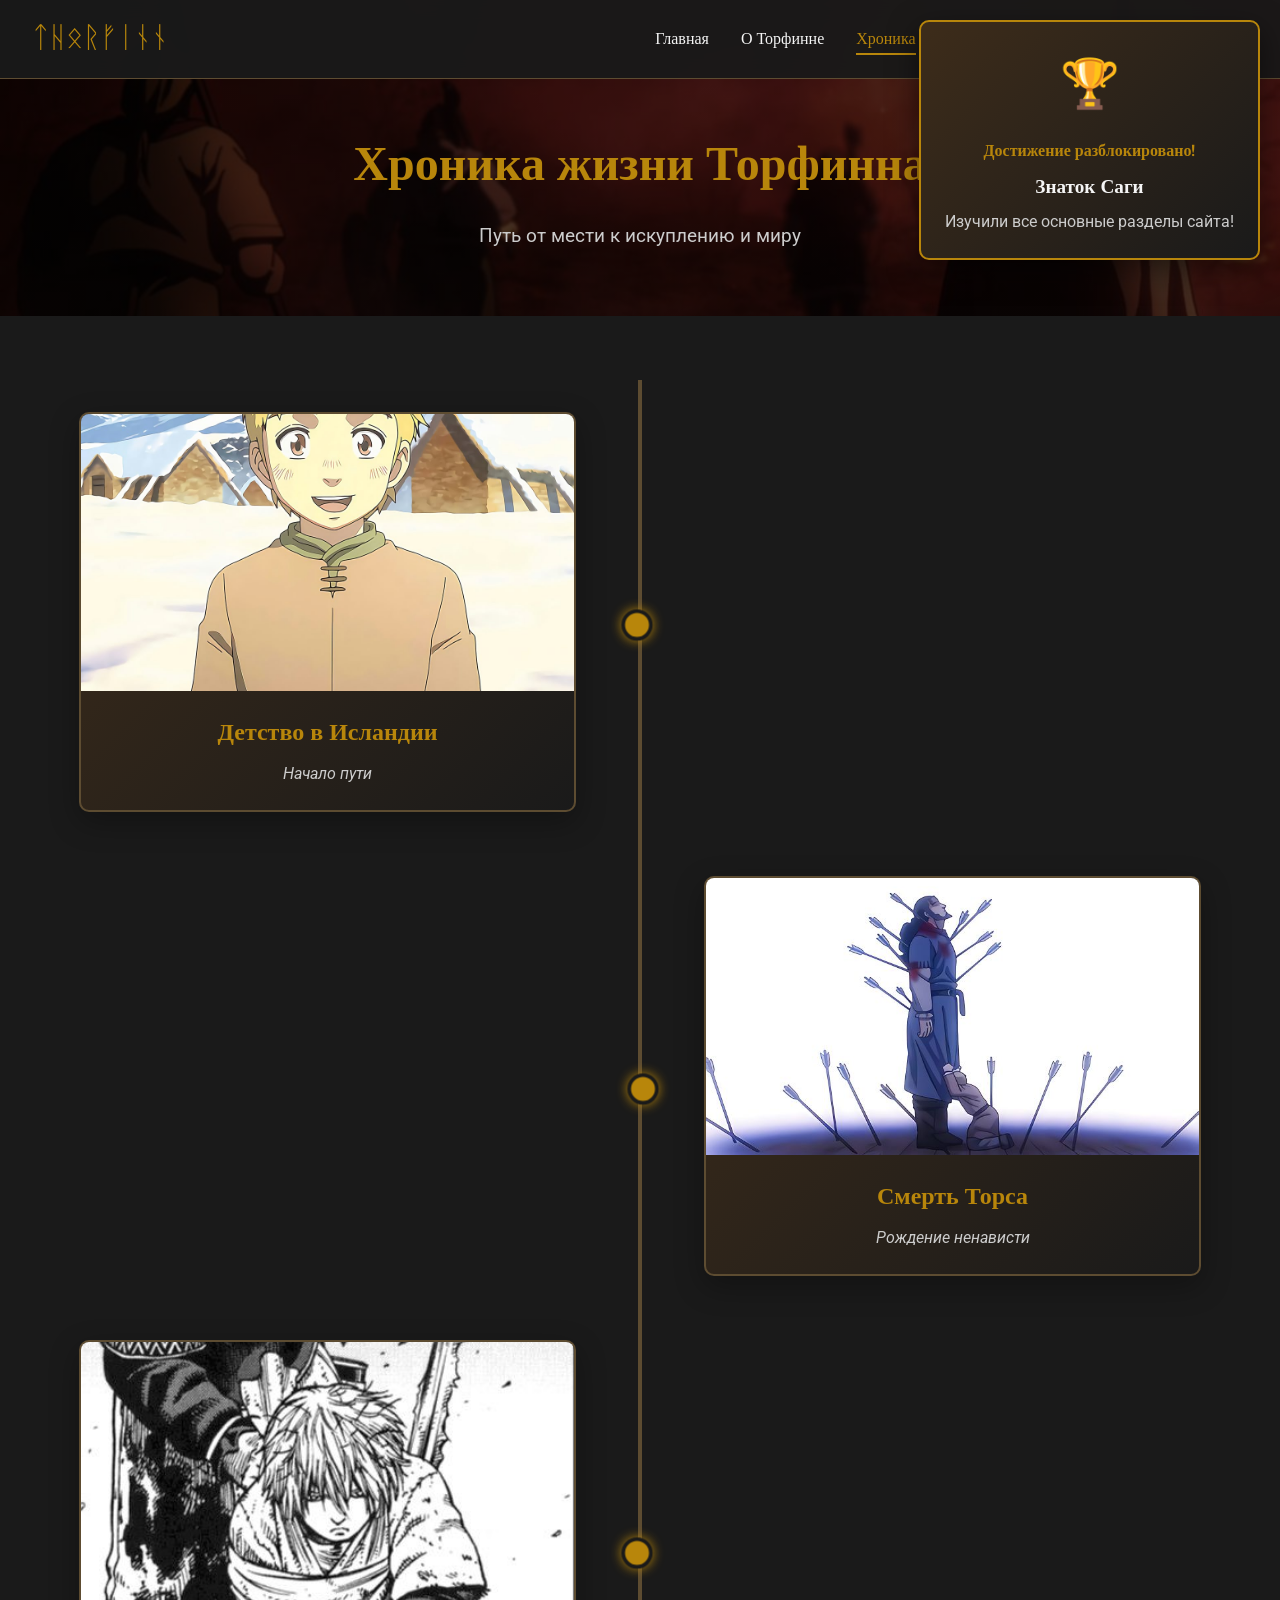
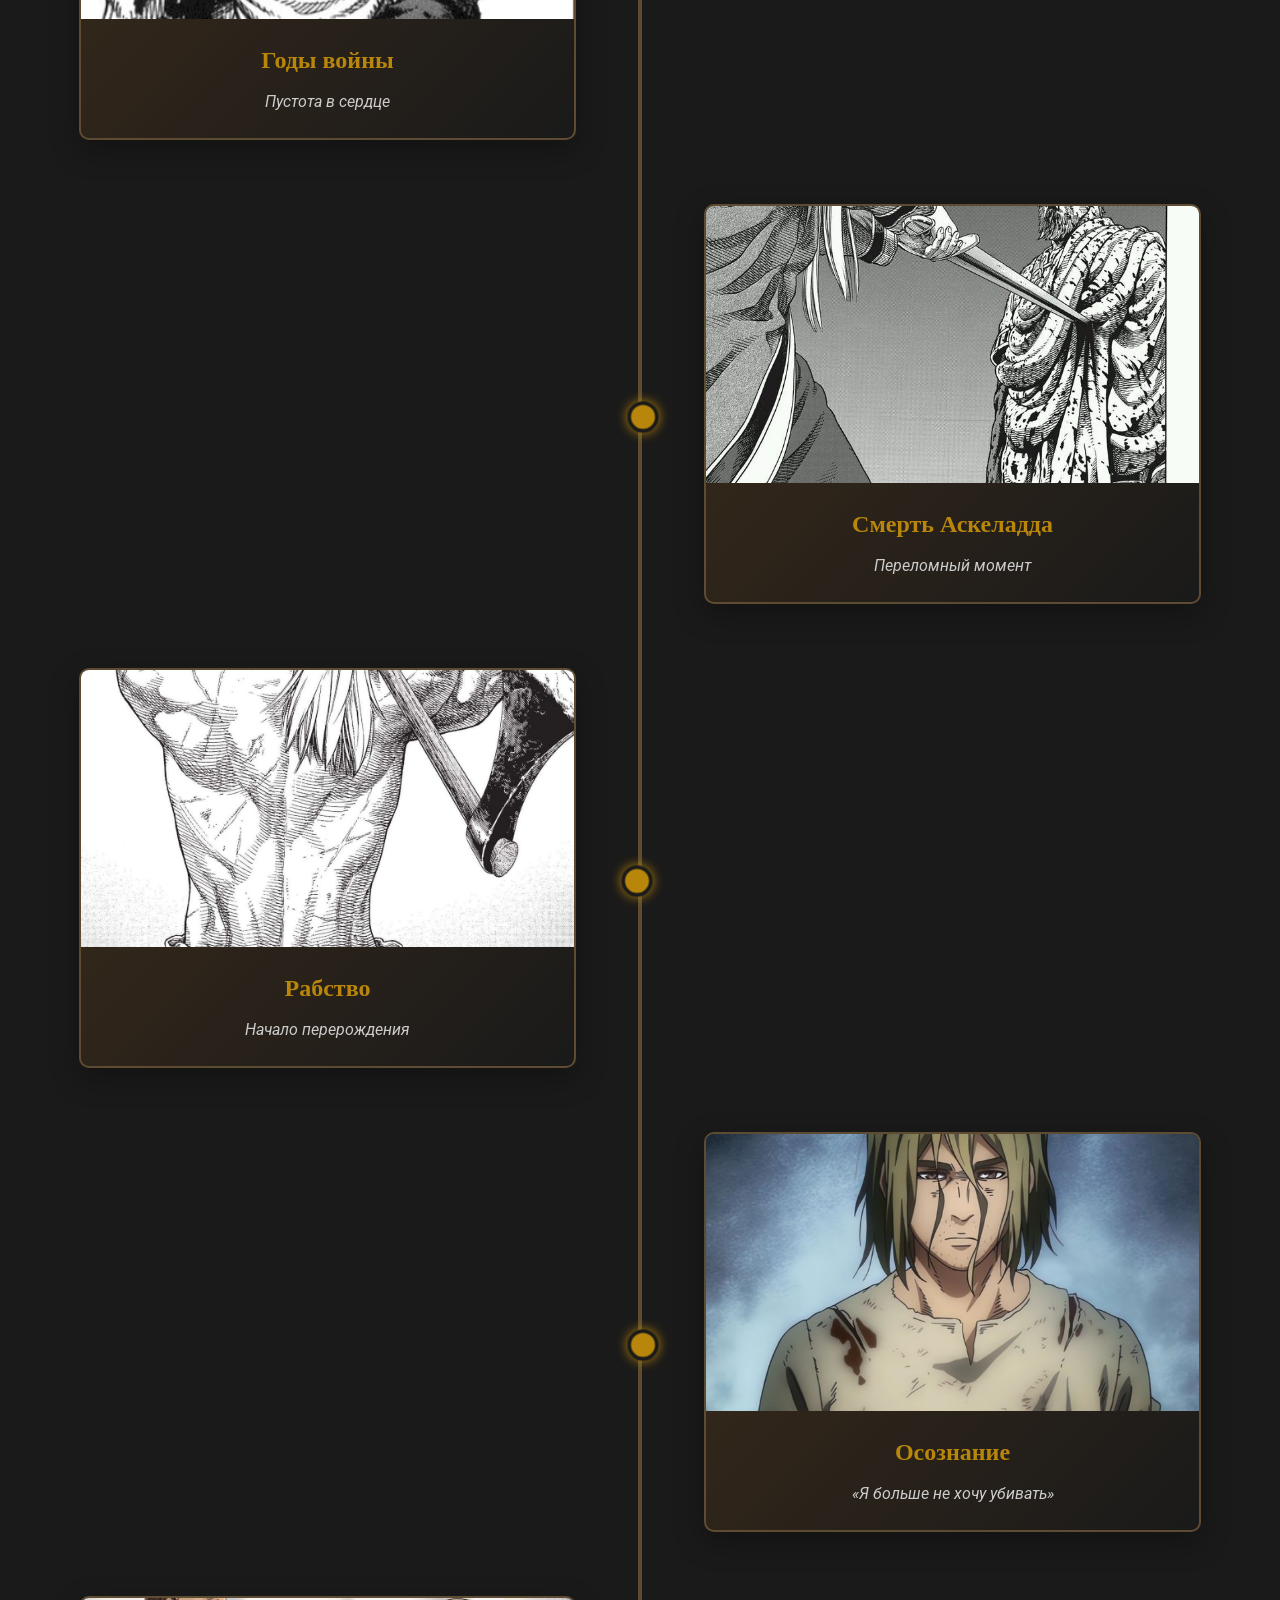
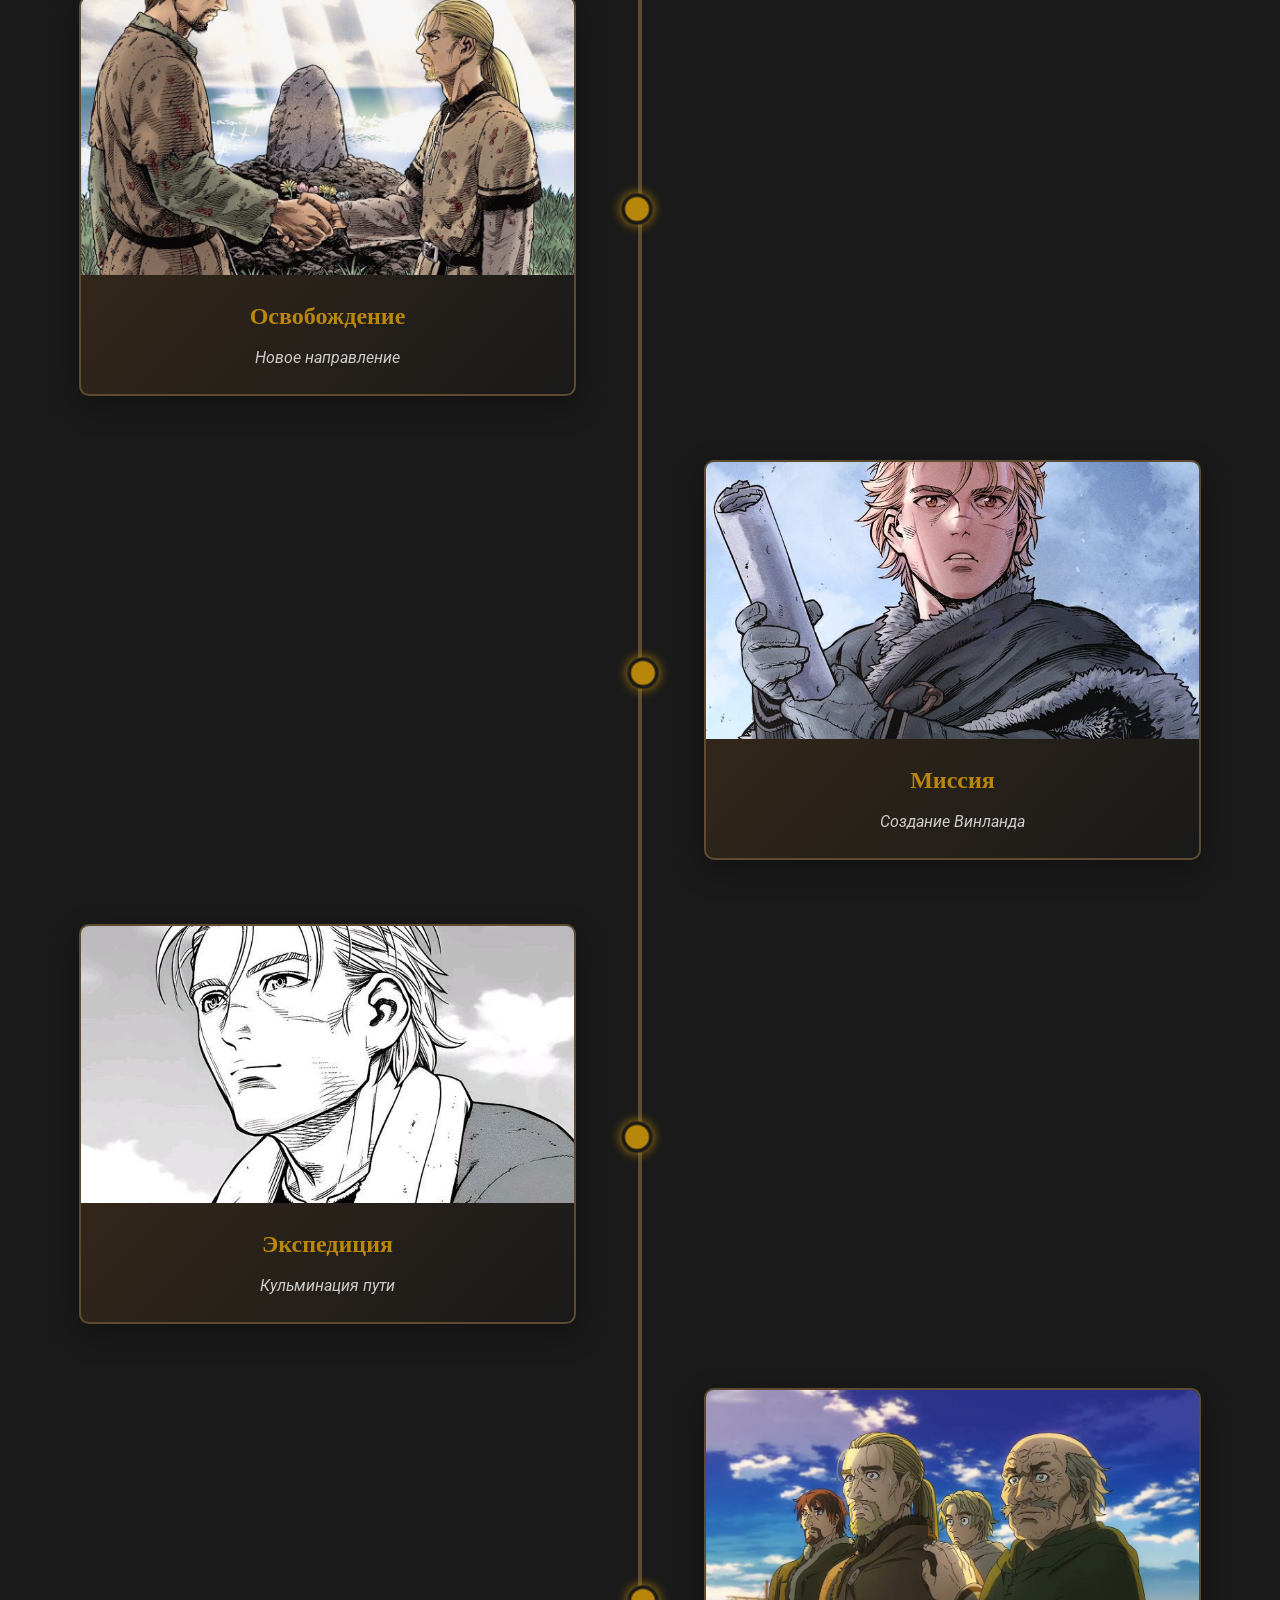
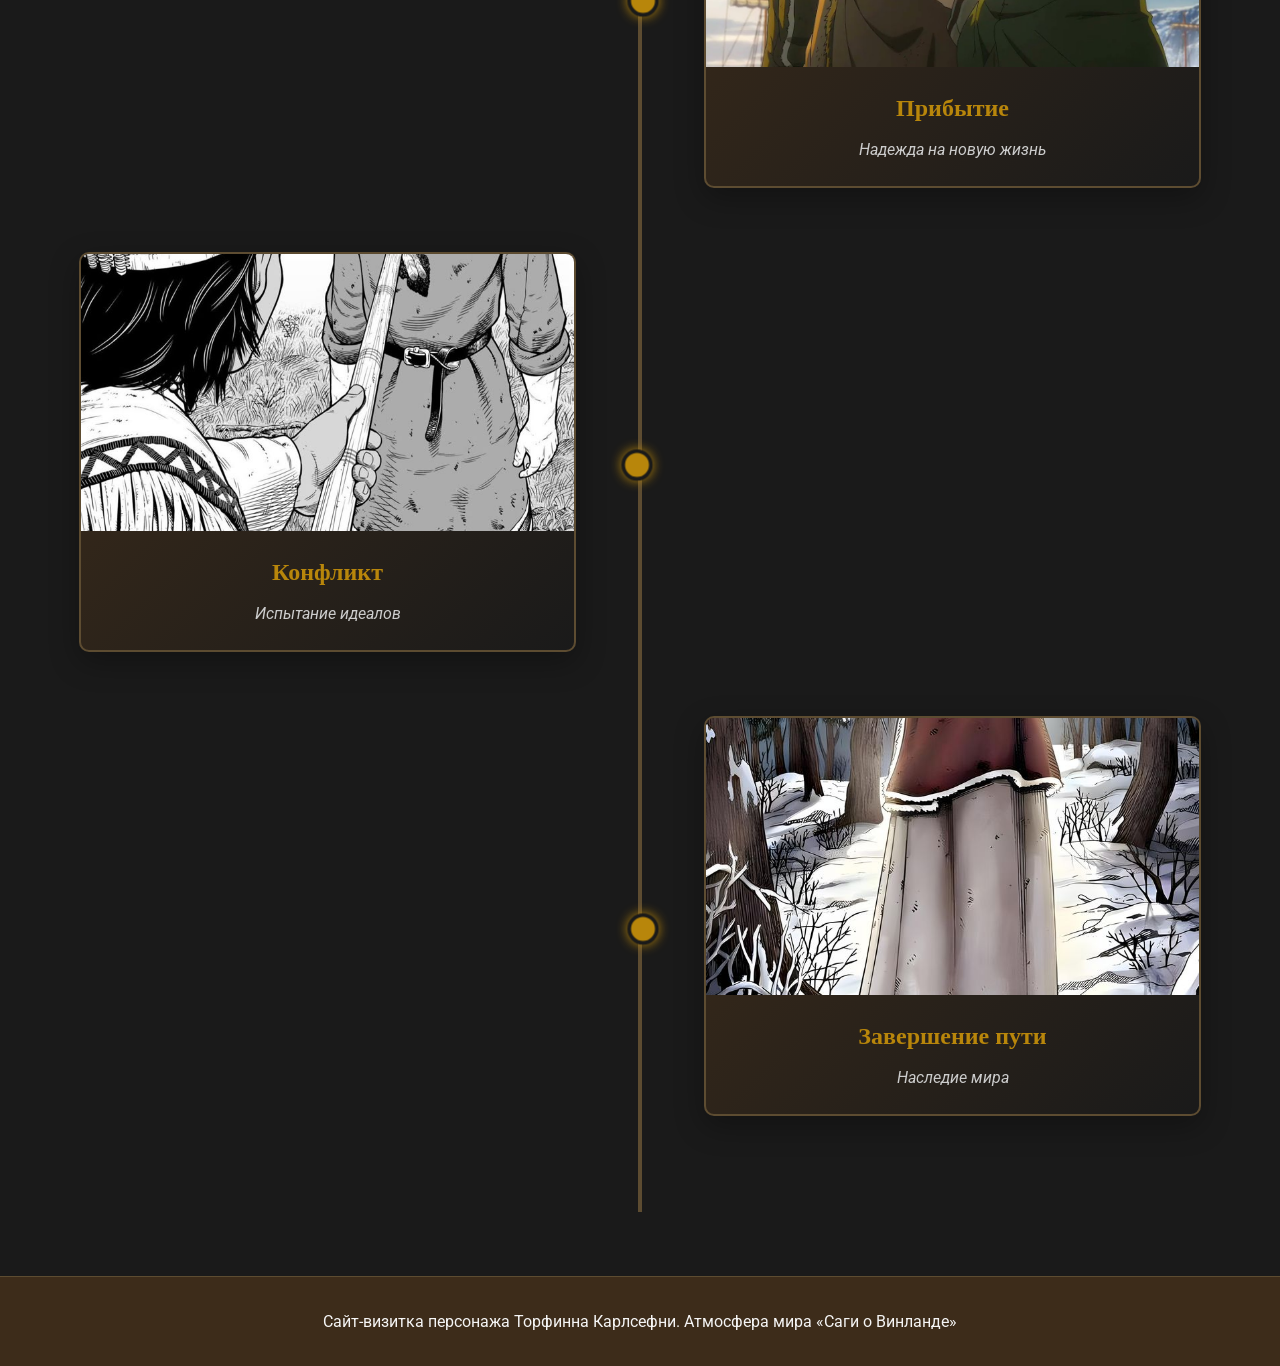
<file: timeline.html>
<!DOCTYPE html>
<html lang="ru">
<head>
    <meta charset="UTF-8">
    <meta name="viewport" content="width=device-width, initial-scale=1.0">
    <title>Хроника - Сага о Винланде</title>
    <link rel="stylesheet" href="styles.css">
    <link href="https://fonts.googleapis.com/css2?family=Cinzel:wght@400;700&family=Roboto:wght@300;400&display=swap" rel="stylesheet">
</head>
<body>
    <header class="main-header">
        <nav class="nav-container">
            <div class="logo" id="logo-btn">
                <span>ᛏᚺᛟᚱᚠᛁᚾᚾ</span>
            </div>
            <ul class="nav-menu">
                <li><a href="index.html">Главная</a></li>
                <li><a href="about.html">О Торфинне</a></li>
                <li><a href="timeline.html" class="active">Хроника</a></li>
                <li><a href="gallery.html">Галерея</a></li>
                <li><a href="philosophy.html">Философия</a></li>
                <li><a href="contact.html">Обратная связь</a></li>
            </ul>
            <div class="hamburger">
                <span></span>
                <span></span>
                <span></span>
            </div>
        </nav>
    </header>

    <main>
        <section class="page-hero">
            <div class="container">
                <h1>Хроника жизни Торфинна</h1>
                <p>Путь от мести к искуплению и миру</p>
            </div>
        </section>

        <section class="timeline-section">
            <div class="container">
                <div class="timeline-container">
                    <!-- Вертикальная линия -->
                    <div class="timeline-line"></div>

                    <!-- Карточки временной шкалы -->
                    <div class="timeline-cards">
                        <!-- Карточка 1 -->
                        <div class="timeline-card active" data-step="0">
                            <div class="card-inner">
                                <div class="card-front">
                                    <div class="card-image">
                                        <img src="img_timeline_1.png" alt="Детство Торфинна">
                                    </div>
                                    <div class="card-title">
                                        <h3>Детство в Исландии</h3>
                                        <p>Начало пути</p>
                                    </div>
                                </div>
                                <div class="card-back">
                                    <h3>Детство в Исландии</h3>
                                    <p>Торфинн родился и вырос в Исландии, в семье Торса и Хельги. С детства он слушал рассказы отца о Винланде - мифической земле, свободной от войн и рабства. Эти истории сформировали его мечты о лучшем мире.</p>
                                    <p>Он обучался боевым искусствам у отца, но Торс всегда учил его, что настоящий воин не нуждается в мече и не имеет врагов.</p>
                                </div>
                            </div>
                        </div>

                        <!-- Карточка 2 -->
                        <div class="timeline-card" data-step="1">
                            <div class="card-inner">
                                <div class="card-front">
                                    <div class="card-image">
                                        <img src="img_timeline_2.png" alt="Смерть Торса">
                                    </div>
                                    <div class="card-title">
                                        <h3>Смерть Торса</h3>
                                        <p>Рождение ненависти</p>
                                    </div>
                                </div>
                                <div class="card-back">
                                    <h3>Смерть Торса и рождение ненависти</h3>
                                    <p>Трагическая гибель Торса от руки Аскеладда стала поворотным моментом в жизни Торфинна. На его глазах был убит человек, который олицетворял для него идеал воина и отца.</p>
                                    <p>В этот момент в сердце юного Торфинна поселилась жажда мести, которая будет определять его жизнь на протяжении многих лет.</p>
                                </div>
                            </div>
                        </div>

                        <!-- Карточка 3 -->
                        <div class="timeline-card" data-step="2">
                            <div class="card-inner">
                                <div class="card-front">
                                    <div class="card-image">
                                        <img src="img_timeline_3.png" alt="Годы войны">
                                    </div>
                                    <div class="card-title">
                                        <h3>Годы войны</h3>
                                        <p>Пустота в сердце</p>
                                    </div>
                                </div>
                                <div class="card-back">
                                    <h3>Годы войны — пустота в сердце</h3>
                                    <p>Присоединившись к отряду Аскеладда, Торфинн провел годы в бесконечных битвах и набегах. Каждое сражение приближало его к заветному поединку с убийцей отца, но одновременно отдаляло от человека, которым он когда-то был.</p>
                                    <p>Война стала его единственной реальностью, заполнив пустоту, оставленную смертью отца, но не принеся утешения.</p>
                                </div>
                            </div>
                        </div>

                        <!-- Карточка 4 -->
                        <div class="timeline-card" data-step="3">
                            <div class="card-inner">
                                <div class="card-front">
                                    <div class="card-image">
                                        <img src="img_timeline_4.png" alt="Смерть Аскеладда">
                                    </div>
                                    <div class="card-title">
                                        <h3>Смерть Аскеладда</h3>
                                        <p>Переломный момент</p>
                                    </div>
                                </div>
                                <div class="card-back">
                                    <h3>Переломный момент: смерть Аскеладда</h3>
                                    <p>Когда Торфинн наконец получил возможность сразиться с Аскеладдом, он обнаружил, что его заклятый враг умирает от ран, полученных в предыдущей битве. Аскеладд умер, не дав Торфинну satisfaction мести.</p>
                                    <p>Этот момент стал катализатором глубокого экзистенциального кризиса - вся его жизнь, все его стремления оказались бессмысленными.</p>
                                </div>
                            </div>
                        </div>

                        <!-- Карточка 5 -->
                        <div class="timeline-card" data-step="4">
                            <div class="card-inner">
                                <div class="card-front">
                                    <div class="card-image">
                                        <img src="img_timeline_5.png" alt="Рабство">
                                    </div>
                                    <div class="card-title">
                                        <h3>Рабство</h3>
                                        <p>Начало перерождения</p>
                                    </div>
                                </div>
                                <div class="card-back">
                                    <h3>Рабство — начало внутреннего перерождения</h3>
                                    <p>Попав в рабство, Торфинн оказался на дне социальной лестницы. Лишенный свободы, статуса и цели, он был вынужден столкнуться с самим собой.</p>
                                    <p>Именно в рабстве началось его духовное перерождение. Встреча с Эйнаром и тяжелый труд на ферме заставили его задуматься о ценности человеческой жизни и труда.</p>
                                </div>
                            </div>
                        </div>

                        <!-- Карточка 6 -->
                        <div class="timeline-card" data-step="5">
                            <div class="card-inner">
                                <div class="card-front">
                                    <div class="card-image">
                                        <img src="img_timeline_6.png" alt="Осознание">
                                    </div>
                                    <div class="card-title">
                                        <h3>Осознание</h3>
                                        <p>«Я больше не хочу убивать»</p>
                                    </div>
                                </div>
                                <div class="card-back">
                                    <h3>Осознание: «Я больше не хочу убивать»</h3>
                                    <p>Ключевой момент прозрения наступил, когда Торфинн понял, что больше не хочет быть орудием смерти. Вспомнив слова отца "у настоящего воина нет врагов", он осознал тщетность пути мести.</p>
                                    <p>Это было болезненное, но необходимое осознание, которое освободило его от оков прошлого и открыло путь к новой жизни.</p>
                                </div>
                            </div>
                        </div>

                        <!-- Карточка 7 -->
                        <div class="timeline-card" data-step="6">
                            <div class="card-inner">
                                <div class="card-front">
                                    <div class="card-image">
                                        <img src="img_timeline_7.png" alt="Освобождение">
                                    </div>
                                    <div class="card-title">
                                        <h3>Освобождение</h3>
                                        <p>Новое направление</p>
                                    </div>
                                </div>
                                <div class="card-back">
                                    <h3>Освобождение и новое направление</h3>
                                    <p>Получив свободу, Торфинн стоял на пороге новой жизни. Но в отличие от прошлого, теперь у него была цель - не разрушение, а созидание.</p>
                                    <p>Он решил продолжить дело отца и найти Винланд - землю, о которой мечтал его отец.</p>
                                </div>
                            </div>
                        </div>

                        <!-- Карточка 8 -->
                        <div class="timeline-card" data-step="7">
                            <div class="card-inner">
                                <div class="card-front">
                                    <div class="card-image">
                                        <img src="img_timeline_8.png" alt="Миссия">
                                    </div>
                                    <div class="card-title">
                                        <h3>Миссия</h3>
                                        <p>Создание Винланда</p>
                                    </div>
                                </div>
                                <div class="card-back">
                                    <h3>Миссия: создание Винланда</h3>
                                    <p>Торфинн посвятил себя подготовке экспедиции в Винланд. Он понимал, что это не просто географическое открытие, а возможность создать новое общество, основанное на принципах мира и равенства.</p>
                                    <p>Его мечта о Винланде стала не бегством от reality, а сознательным выбором в пользу созидания вместо разрушения.</p>
                                </div>
                            </div>
                        </div>

                        <!-- Карточка 9 -->
                        <div class="timeline-card" data-step="8">
                            <div class="card-inner">
                                <div class="card-front">
                                    <div class="card-image">
                                        <img src="img_timeline_9.png" alt="Экспедиция">
                                    </div>
                                    <div class="card-title">
                                        <h3>Экспедиция</h3>
                                        <p>Кульминация пути</p>
                                    </div>
                                </div>
                                <div class="card-back">
                                    <h3>Экспедиция в Винланд — кульминация пути</h3>
                                    <p>Путешествие в Винланд стало физическим воплощением духовного пути Торфинна. Преодолевая океанские просторы, он одновременно преодолевал границы собственного восприятия.</p>
                                    <p>Каждая миля, отделявшая его от Европы, символически отдаляла его от прошлого, полного насилия и hatred.</p>
                                </div>
                            </div>
                        </div>

                        <!-- Карточка 10 -->
                        <div class="timeline-card" data-step="9">
                            <div class="card-inner">
                                <div class="card-front">
                                    <div class="card-image">
                                        <img src="img_timeline_10.png" alt="Прибытие">
                                    </div>
                                    <div class="card-title">
                                        <h3>Прибытие</h3>
                                        <p>Надежда на новую жизнь</p>
                                    </div>
                                </div>
                                <div class="card-back">
                                    <h3>Прибытие в Винланд — надежда на новую жизнь</h3>
                                    <p>Когда корабли достигли берегов Винланда, Торфинн увидел землю, соответствующую его мечтам. Плодородные почвы, богатые леса и отсутствие следов цивилизации обещали возможность начать все заново.</p>
                                    <p>Это был момент, когда мечта отца стала его собственной реальностью.</p>
                                </div>
                            </div>
                        </div>

                        <!-- Карточка 11 -->
                        <div class="timeline-card" data-step="10">
                            <div class="card-inner">
                                <div class="card-front">
                                    <div class="card-image">
                                        <img src="img_timeline_11.png" alt="Конфликт">
                                    </div>
                                    <div class="card-title">
                                        <h3>Конфликт</h3>
                                        <p>Испытание идеалов</p>
                                    </div>
                                </div>
                                <div class="card-back">
                                    <h3>Конфликт с племенами — испытание идеалов Торфинна</h3>
                                    <p>Встреча с коренными жителями стала серьезным испытанием для философии Торфинна. Культурные различия и недопонимание привели к конфликту, который угрожал разрушить его мечту о мирном сосуществовании.</p>
                                    <p>Торфинн столкнулся с дилеммой: защищать свою колонию силой или оставаться верным своим принципам ненасилия.</p>
                                </div>
                            </div>
                        </div>

                        <!-- Карточка 12 -->
                        <div class="timeline-card" data-step="11">
                            <div class="card-inner">
                                <div class="card-front">
                                    <div class="card-image">
                                        <img src="img_timeline_12.png" alt="Завершение">
                                    </div>
                                    <div class="card-title">
                                        <h3>Завершение пути</h3>
                                        <p>Наследие мира</p>
                                    </div>
                                </div>
                                <div class="card-back">
                                    <h3>Завершение пути — прощание с Винландом и наследие мира</h3>
                                    <p>Понимая, что постоянные конфликты делают невозможным существование колонии, Торфинн принял тяжелое решение покинуть Винланд. Но его наследие не было утрачено.</p>
                                    <p>Идея Винланда - места, где люди могут жить в мире, свободные от рабства и насилия - продолжала жить в сердцах тех, кто следовал за ним, и в истории, которую он оставил потомкам.</p>
                                </div>
                            </div>
                        </div>
                    </div>
                </div>
            </div>
        </section>
    </main>

    <footer class="main-footer">
        <div class="container">
            <p>Сайт-визитка персонажа Торфинна Карлсефни. Атмосфера мира «Саги о Винланде»</p>
        </div>
    </footer>

    <!-- Модальное окно для логотипа -->
    <div id="logo-modal" class="modal">
        <div class="modal-content">
            <span class="close-modal">&times;</span>
            <div class="modal-image">
                <img src="logo_popup.png" alt="Торфинн Карлсефни">
            </div>
            <h3>Торфинн Карлсефни</h3>
            <p>Воин, ставший создателем мира</p>
        </div>
    </div>

    <script src="script.js"></script>
</body>
</html>
</file>
<file: styles.css>
/* Основные стили и сброс */
* {
    margin: 0;
    padding: 0;
    box-sizing: border-box;
}

:root {
    --primary-dark: #1a1a1a;
    --primary-brown: #3d2c1a;
    --accent-gold: #b8860b;
    --accent-red: #9c0000;
    --text-light: #f5f5f5;
    --text-gray: #cccccc;
    --border-color: #5d4c31;
}

body {
    font-family: 'Roboto', sans-serif;
    background-color: var(--primary-dark);
    color: var(--text-light);
    line-height: 1.6;
    overflow-x: hidden;
}

.container {
    width: 90%;
    max-width: 1200px;
    margin: 0 auto;
    padding: 0 15px;
}

/* Шапка и навигация */
.main-header {
    position: fixed;
    top: 0;
    width: 100%;
    background-color: rgba(26, 26, 26, 0.95);
    backdrop-filter: blur(10px);
    z-index: 1000;
    border-bottom: 1px solid var(--border-color);
}

.nav-container {
    display: flex;
    justify-content: space-between;
    align-items: center;
    padding: 1rem 2rem;
    position: relative;
}

.logo {
    font-family: 'Cinzel', serif;
    font-size: 1.8rem;
    color: var(--accent-gold);
    z-index: 1001;
    cursor: pointer;
    transition: transform 0.3s ease;
}

.logo:hover {
    transform: scale(1.1);
}

.nav-menu {
    display: flex;
    list-style: none;
    transition: all 0.3s ease;
}

.nav-menu li {
    margin-left: 2rem;
}

.nav-menu a {
    color: var(--text-light);
    text-decoration: none;
    font-family: 'Cinzel', serif;
    font-weight: 400;
    transition: color 0.3s;
    position: relative;
    white-space: nowrap;
}

.nav-menu a:hover,
.nav-menu a.active {
    color: var(--accent-gold);
}

.nav-menu a::after {
    content: '';
    position: absolute;
    bottom: -5px;
    left: 0;
    width: 0;
    height: 2px;
    background-color: var(--accent-gold);
    transition: width 0.3s;
}

.nav-menu a:hover::after,
.nav-menu a.active::after {
    width: 100%;
}

.hamburger {
    display: none;
    flex-direction: column;
    cursor: pointer;
    z-index: 1001;
    padding: 5px;
}

.hamburger span {
    width: 25px;
    height: 3px;
    background-color: var(--text-light);
    margin: 3px 0;
    transition: 0.3s;
}

/* Главная секция с слайдером */
.hero-section {
    height: 100vh;
    display: flex;
    align-items: center;
    justify-content: center;
    position: relative;
    overflow: hidden;
}

.hero-slideshow {
    position: absolute;
    top: 0;
    left: 0;
    width: 100%;
    height: 100%;
    z-index: -1;
}

.slide {
    position: absolute;
    top: 0;
    left: 0;
    width: 100%;
    height: 100%;
    opacity: 0;
    transition: opacity 1.5s ease-in-out;
    background-size: cover;
    background-position: center;
    background-repeat: no-repeat;
}

.slide:nth-child(1) {
    background-image: url('img_background_1.png');
}
.slide:nth-child(2) {
    background-image: url('img_background_2.png');
}
.slide:nth-child(3) {
    background-image: url('img_background_3.png');
}
.slide:nth-child(4) {
    background-image: url('img_background_4.png');
}
.slide:nth-child(5) {
    background-image: url('img_background_5.png');
}

.slide.active {
    opacity: 1;
}

.hero-slideshow::after {
    content: '';
    position: absolute;
    top: 0;
    left: 0;
    width: 100%;
    height: 100%;
    background: linear-gradient(rgba(0, 0, 0, 0.6), rgba(0, 0, 0, 0.4));
}

.hero-content {
    display: flex;
    align-items: center;
    justify-content: space-between;
    width: 90%;
    max-width: 1200px;
    z-index: 2;
}

.hero-image {
    flex: 1;
    text-align: center;
}

.hero-image img {
    max-width: 100%;
    height: auto;
    max-height: 70vh;
    border: 5px solid var(--border-color);
    border-radius: 5px;
    box-shadow: 0 10px 30px rgba(0, 0, 0, 0.5);
    transition: transform 0.5s;
}

.hero-image img:hover {
    transform: scale(1.05);
}

.hero-text {
    flex: 1;
    text-align: center;
    padding: 0 2rem;
}

.hero-title {
    font-family: 'Cinzel', serif;
    font-size: 3.5rem;
    margin-bottom: 1rem;
    color: var(--accent-gold);
    text-shadow: 2px 2px 4px rgba(0, 0, 0, 0.5);
}

.hero-quote {
    font-size: 1.5rem;
    font-style: italic;
    margin-bottom: 2rem;
    color: var(--text-gray);
}

.cta-button {
    background-color: var(--accent-red);
    color: var(--text-light);
    border: none;
    padding: 12px 30px;
    font-family: 'Cinzel', serif;
    font-size: 1.1rem;
    cursor: pointer;
    transition: all 0.3s;
    border-radius: 2px;
    position: relative;
    overflow: hidden;
}

.cta-button:hover {
    background-color: var(--accent-gold);
    transform: translateY(-3px);
    box-shadow: 0 5px 15px rgba(0, 0, 0, 0.3);
}

.cta-button::after {
    content: '';
    position: absolute;
    top: 0;
    left: -100%;
    width: 100%;
    height: 100%;
    background: linear-gradient(90deg, transparent, rgba(255,255,255,0.2), transparent);
    transition: 0.5s;
}

.cta-button:hover::after {
    left: 100%;
}

.scroll-indicator {
    position: absolute;
    bottom: 30px;
    left: 50%;
    transform: translateX(-50%);
    z-index: 2;
}

.scroll-indicator span {
    display: block;
    width: 20px;
    height: 20px;
    border-bottom: 2px solid var(--text-light);
    border-right: 2px solid var(--text-light);
    transform: rotate(45deg);
    animation: scroll 2s infinite;
}

@keyframes scroll {
    0% {
        opacity: 0;
        transform: rotate(45deg) translate(-10px, -10px);
    }
    50% {
        opacity: 1;
    }
    100% {
        opacity: 0;
        transform: rotate(45deg) translate(10px, 10px);
    }
}

/* Секция особенностей */
.features-section {
    padding: 5rem 0;
    background-color: var(--primary-brown);
    position: relative;
    z-index: 1;
}

.section-title {
    text-align: center;
    font-family: 'Cinzel', serif;
    font-size: 2.5rem;
    margin-bottom: 3rem;
    color: var(--accent-gold);
}

.features-grid {
    display: grid;
    grid-template-columns: repeat(auto-fit, minmax(300px, 1fr));
    gap: 2rem;
}

.feature-card {
    background-color: rgba(0, 0, 0, 0.3);
    padding: 2rem;
    border-radius: 5px;
    text-align: center;
    border: 1px solid var(--border-color);
    transition: transform 0.3s, box-shadow 0.3s;
}

.feature-card:hover {
    transform: translateY(-10px);
    box-shadow: 0 10px 20px rgba(0, 0, 0, 0.3);
}

.feature-icon {
    font-size: 3rem;
    margin-bottom: 1rem;
    color: var(--accent-gold);
}

.feature-card h3 {
    font-family: 'Cinzel', serif;
    margin-bottom: 1rem;
    color: var(--text-light);
}

/* Стили для внутренних страниц */
.page-hero {
    padding: 8rem 0 4rem;
    text-align: center;
    background: linear-gradient(rgba(0, 0, 0, 0.7), rgba(0, 0, 0, 0.7)), 
                url('img_background_2.png') no-repeat center center/cover;
}

.page-hero h1 {
    font-family: 'Cinzel', serif;
    font-size: 3rem;
    margin-bottom: 1rem;
    color: var(--accent-gold);
}

.page-hero p {
    font-size: 1.2rem;
    color: var(--text-gray);
}

/* Стили для страницы "О Торфинне" */
.about-content {
    padding: 4rem 0;
}

.about-grid {
    display: grid;
    grid-template-columns: 2fr 1fr;
    gap: 3rem;
    align-items: start;
}

.about-text h2 {
    font-family: 'Cinzel', serif;
    color: var(--accent-gold);
    margin-bottom: 1.5rem;
    font-size: 2rem;
}

.about-text h3 {
    font-family: 'Cinzel', serif;
    color: var(--accent-gold);
    margin: 2rem 0 1rem;
}

.about-text p {
    margin-bottom: 1.5rem;
    line-height: 1.8;
}

.about-image img {
    width: 100%;
    border: 5px solid var(--border-color);
    border-radius: 5px;
    box-shadow: 0 10px 30px rgba(0, 0, 0, 0.5);
}

/* Стили для хронологии */
.timeline-section {
    padding: 4rem 0;
    position: relative;
}

.timeline-container {
    position: relative;
    min-height: 100vh;
    padding: 2rem 0;
}

/* Вертикальная линия */
.timeline-line {
    position: absolute;
    left: 50%;
    top: 0;
    bottom: 0;
    width: 4px;
    background: var(--border-color);
    transform: translateX(-50%);
    z-index: 1;
}

.timeline-cards {
    position: relative;
    z-index: 2;
}

.timeline-card {
    margin-bottom: 4rem;
    opacity: 0.3;
    transform: translateY(50px);
    transition: all 0.6s ease;
    perspective: 1000px;
    position: relative;
}

.timeline-card.active {
    opacity: 1;
    transform: translateY(0);
}

/* Расположение карточек слева и справа от линии */
.timeline-card:nth-child(odd) {
    margin-left: 0;
    margin-right: 50%;
    padding-right: 4rem;
}

.timeline-card:nth-child(even) {
    margin-left: 50%;
    margin-right: 0;
    padding-left: 4rem;
}

/* Точки на линии */
.timeline-card::before {
    content: '';
    position: absolute;
    top: 50%;
    width: 20px;
    height: 20px;
    background: var(--border-color);
    border: 3px solid var(--primary-dark);
    border-radius: 50%;
    z-index: 3;
    transition: all 0.3s ease;
}

.timeline-card:nth-child(odd)::before {
    right: -10px;
}

.timeline-card:nth-child(even)::before {
    left: -10px;
}

.timeline-card.active::before {
    background: var(--accent-gold);
    transform: scale(1.2);
    box-shadow: 0 0 10px var(--accent-gold);
}

.card-inner {
    position: relative;
    width: 100%;
    height: 400px;
    transition: transform 0.8s;
    transform-style: preserve-3d;
    cursor: pointer;
}

.timeline-card.flipped .card-inner {
    transform: rotateY(180deg);
}

.card-front,
.card-back {
    position: absolute;
    width: 100%;
    height: 100%;
    backface-visibility: hidden;
    border-radius: 10px;
    overflow: hidden;
    box-shadow: 0 10px 30px rgba(0, 0, 0, 0.3);
}

.card-front {
    background: linear-gradient(135deg, var(--primary-brown), var(--primary-dark));
    border: 2px solid var(--border-color);
}

.card-back {
    background: rgba(0, 0, 0, 0.9);
    transform: rotateY(180deg);
    padding: 1.5rem;
    display: flex;
    flex-direction: column;
    justify-content: flex-start;
    border: 2px solid var(--accent-gold);
    overflow-y: auto;
}

.card-image {
    height: 70%;
    overflow: hidden;
}

.card-image img {
    width: 100%;
    height: 100%;
    object-fit: cover;
    transition: transform 0.5s ease;
}

.card-inner:hover .card-image img {
    transform: scale(1.05);
}

.card-title {
    height: 30%;
    display: flex;
    flex-direction: column;
    justify-content: center;
    align-items: center;
    padding: 1rem;
    text-align: center;
}

.card-title h3 {
    color: var(--accent-gold);
    font-family: 'Cinzel', serif;
    font-size: 1.5rem;
    margin-bottom: 0.5rem;
}

.card-title p {
    color: var(--text-gray);
    font-style: italic;
}

.card-back h3 {
    color: var(--accent-gold);
    font-family: 'Cinzel', serif;
    font-size: 1.5rem;
    margin-bottom: 1rem;
    text-align: center;
}

.card-back p {
    color: var(--text-light);
    line-height: 1.6;
    margin-bottom: 1rem;
    text-align: justify;
    font-size: 0.95rem;
}

/* Адаптивность для карточек временной шкалы */
@media (max-width: 768px) {
    .timeline-card:nth-child(odd),
    .timeline-card:nth-child(even) {
        margin-left: 0;
        margin-right: 0;
        padding-left: 3rem;
        padding-right: 1rem;
    }
    
    .timeline-card::before {
        left: 15px !important;
        right: auto !important;
    }
    
    .card-back p {
        font-size: 0.85rem;
        line-height: 1.5;
    }
    
    .card-back {
        padding: 1rem;
    }
}

/* Стили для галереи */
.gallery-section {
    padding: 4rem 0;
}

.gallery-filter {
    display: flex;
    justify-content: center;
    margin-bottom: 2rem;
    flex-wrap: wrap;
}

.filter-btn {
    background-color: transparent;
    color: var(--text-light);
    border: 1px solid var(--border-color);
    padding: 0.5rem 1.5rem;
    margin: 0 0.5rem 0.5rem;
    cursor: pointer;
    transition: all 0.3s;
    font-family: 'Cinzel', serif;
}

.filter-btn.active,
.filter-btn:hover {
    background-color: var(--accent-red);
    border-color: var(--accent-red);
}

.gallery-grid {
    display: grid;
    grid-template-columns: repeat(auto-fill, minmax(300px, 1fr));
    gap: 1.5rem;
}

.gallery-item {
    position: relative;
    overflow: hidden;
    border-radius: 5px;
    border: 2px solid var(--border-color);
    height: 250px;
    transition: all 0.3s ease;
    opacity: 1;
    transform: scale(1);
}

.gallery-item.hidden {
    opacity: 0;
    transform: scale(0.8);
}

.gallery-item img {
    width: 100%;
    height: 100%;
    object-fit: cover;
    transition: transform 0.5s;
}

.gallery-item:hover img {
    transform: scale(1.1);
}

.gallery-overlay {
    position: absolute;
    bottom: 0;
    left: 0;
    right: 0;
    background: linear-gradient(transparent, rgba(0, 0, 0, 0.8));
    padding: 1rem;
    transform: translateY(100%);
    transition: transform 0.3s;
}

.gallery-item:hover .gallery-overlay {
    transform: translateY(0);
}

.gallery-overlay h3 {
    font-family: 'Cinzel', serif;
    color: var(--accent-gold);
    font-size: 1.2rem;
}

/* Стили для формы обратной связи */
.contact-section {
    padding: 4rem 0;
}

.contact-content {
    display: grid;
    grid-template-columns: 1fr 1fr;
    gap: 3rem;
}

.contact-info h2 {
    font-family: 'Cinzel', serif;
    color: var(--accent-gold);
    margin-bottom: 1.5rem;
    font-size: 2rem;
}

.contact-info p {
    margin-bottom: 2rem;
    line-height: 1.8;
}

.contact-details {
    margin-top: 2rem;
}

.contact-item {
    display: flex;
    align-items: center;
    margin-bottom: 1.5rem;
}

.contact-icon {
    font-size: 2rem;
    margin-right: 1rem;
    color: var(--accent-gold);
}

.contact-text h3 {
    font-family: 'Cinzel', serif;
    margin-bottom: 0.5rem;
    color: var(--text-light);
}

.contact-form {
    background-color: rgba(0, 0, 0, 0.3);
    padding: 2rem;
    border-radius: 5px;
    border: 1px solid var(--border-color);
}

.form-group {
    margin-bottom: 1.5rem;
}

.form-group label {
    display: block;
    margin-bottom: 0.5rem;
    font-family: 'Cinzel', serif;
}

.form-group input,
.form-group select,
.form-group textarea {
    width: 100%;
    padding: 0.8rem;
    background-color: rgba(255, 255, 255, 0.1);
    border: 1px solid var(--border-color);
    border-radius: 3px;
    color: var(--text-light);
    font-family: 'Roboto', sans-serif;
}

.form-group input:focus,
.form-group select:focus,
.form-group textarea:focus {
    outline: none;
    border-color: var(--accent-gold);
}

.submit-btn {
    background-color: var(--accent-red);
    color: var(--text-light);
    border: none;
    padding: 12px 30px;
    font-family: 'Cinzel', serif;
    font-size: 1.1rem;
    cursor: pointer;
    transition: all 0.3s;
    border-radius: 2px;
    width: 100%;
}

.submit-btn:hover {
    background-color: var(--accent-gold);
}

/* Футер */
.main-footer {
    background-color: var(--primary-brown);
    padding: 2rem 0;
    text-align: center;
    border-top: 1px solid var(--border-color);
}

/* Анимации */
@keyframes fadeIn {
    from {
        opacity: 0;
        transform: translateY(20px);
    }
    to {
        opacity: 1;
        transform: translateY(0);
    }
}

.fade-in {
    animation: fadeIn 1s ease forwards;
}

/* Стили для шкалы эволюции */
.evolution-section {
    padding: 4rem 0;
    background-color: var(--primary-brown);
}

.evolution-container {
    display: grid;
    grid-template-columns: 1fr 1fr;
    gap: 3rem;
    align-items: center;
}

.evolution-track {
    position: relative;
}

.evolution-track::before {
    content: '';
    position: absolute;
    top: 0;
    bottom: 0;
    left: 30px;
    width: 3px;
    background-color: var(--border-color);
    z-index: 1;
}

.evolution-stage {
    position: relative;
    margin-bottom: 3rem;
    padding-left: 80px;
    opacity: 0.5;
    transition: all 0.3s ease;
    cursor: pointer;
}

.evolution-stage.active {
    opacity: 1;
}

.stage-marker {
    position: absolute;
    left: 20px;
    top: 0;
    width: 20px;
    height: 20px;
    background-color: var(--border-color);
    border-radius: 50%;
    z-index: 2;
    transition: all 0.3s ease;
}

.evolution-stage.active .stage-marker {
    background-color: var(--accent-gold);
    transform: scale(1.2);
    box-shadow: 0 0 10px var(--accent-gold);
}

.stage-info h3 {
    color: var(--accent-gold);
    margin-bottom: 0.5rem;
    font-family: 'Cinzel', serif;
}

.evolution-visual {
    text-align: center;
}

.character-image {
    margin-bottom: 2rem;
}

.character-image img {
    max-width: 100%;
    border: 3px solid var(--border-color);
    border-radius: 10px;
    transition: all 0.5s ease;
}

.evolution-controls {
    display: flex;
    justify-content: center;
    gap: 1rem;
}

.evolution-btn {
    background-color: var(--accent-red);
    color: var(--text-light);
    border: none;
    padding: 10px 20px;
    border-radius: 5px;
    cursor: pointer;
    transition: all 0.3s;
    font-family: 'Cinzel', serif;
}

.evolution-btn:hover:not(:disabled) {
    background-color: var(--accent-gold);
}

.evolution-btn:disabled {
    opacity: 0.5;
    cursor: not-allowed;
}

/* Стили для сравнения */
.comparison-section {
    padding: 4rem 0;
}

.comparison-container {
    max-width: 800px;
    margin: 0 auto;
}

.comparison-tabs {
    display: flex;
    margin-bottom: 2rem;
    border-bottom: 1px solid var(--border-color);
}

.tab-btn {
    background: none;
    border: none;
    color: var(--text-light);
    padding: 1rem 2rem;
    cursor: pointer;
    transition: all 0.3s;
    border-bottom: 3px solid transparent;
    font-family: 'Cinzel', serif;
}

.tab-btn.active {
    color: var(--accent-gold);
    border-bottom-color: var(--accent-gold);
}

.tab-content {
    display: none;
    animation: fadeIn 0.5s ease;
}

.tab-content.active {
    display: block;
}

.tab-content h3 {
    color: var(--accent-gold);
    margin-bottom: 1rem;
    font-family: 'Cinzel', serif;
}

.tab-content ul {
    list-style: none;
    padding-left: 0;
}

.tab-content li {
    margin-bottom: 0.8rem;
    padding-left: 1.5rem;
    position: relative;
}

.tab-content li::before {
    content: '•';
    color: var(--accent-gold);
    position: absolute;
    left: 0;
}

/* Стили для генератора цитат */
.quotes-section {
    padding: 5rem 0;
    background: linear-gradient(135deg, var(--primary-brown), var(--primary-dark));
}

.quote-generator {
    text-align: center;
    max-width: 600px;
    margin: 0 auto;
}

.quote-display {
    background-color: rgba(0, 0, 0, 0.3);
    padding: 2rem;
    border-radius: 10px;
    border: 1px solid var(--border-color);
    margin-bottom: 2rem;
    min-height: 150px;
    display: flex;
    flex-direction: column;
    justify-content: center;
}

#random-quote {
    font-size: 1.5rem;
    font-style: italic;
    margin-bottom: 1rem;
    color: var(--text-light);
    line-height: 1.6;
}

#quote-context {
    color: var(--accent-gold);
    font-family: 'Cinzel', serif;
}

.quote-actions {
    display: flex;
    justify-content: center;
    gap: 1rem;
    margin-top: 1rem;
}

.action-btn {
    background-color: transparent;
    color: var(--text-light);
    border: 1px solid var(--border-color);
    padding: 0.5rem 1rem;
    border-radius: 5px;
    cursor: pointer;
    transition: all 0.3s;
}

.action-btn:hover {
    background-color: var(--accent-red);
    border-color: var(--accent-red);
}

/* Стили для страницы философии */
.philosophy-section {
    padding: 4rem 0;
}

.philosophy-container {
    display: grid;
    grid-template-columns: 1fr 1fr;
    gap: 3rem;
    margin-bottom: 4rem;
}

.philosophy-timeline {
    position: relative;
    padding: 2rem 0;
}

.philosophy-timeline::before {
    content: '';
    position: absolute;
    top: 0;
    bottom: 0;
    left: 30px;
    width: 3px;
    background-color: var(--border-color);
    z-index: 1;
}

.philosophy-point {
    position: relative;
    margin-bottom: 3rem;
    padding-left: 80px;
    cursor: pointer;
    transition: all 0.3s ease;
    opacity: 0.6;
}

.philosophy-point.active {
    opacity: 1;
}

.philosophy-point .point-marker {
    position: absolute;
    left: 20px;
    top: 0;
    width: 20px;
    height: 20px;
    background-color: var(--border-color);
    border-radius: 50%;
    z-index: 2;
    transition: all 0.3s ease;
}

.philosophy-point.active .point-marker {
    background-color: var(--accent-gold);
    transform: scale(1.2);
    box-shadow: 0 0 10px var(--accent-gold);
}

.philosophy-point h3 {
    color: var(--accent-gold);
    margin-bottom: 0.5rem;
    font-family: 'Cinzel', serif;
}

.philosophy-visual {
    text-align: center;
}

.philosophy-image {
    margin-bottom: 2rem;
}

.philosophy-image img {
    max-width: 100%;
    border: 3px solid var(--border-color);
    border-radius: 10px;
    transition: all 0.5s ease;
}

.philosophy-quote {
    background-color: rgba(0, 0, 0, 0.3);
    padding: 1.5rem;
    border-radius: 10px;
    border: 1px solid var(--border-color);
}

.philosophy-quote p {
    font-size: 1.3rem;
    font-style: italic;
    margin-bottom: 0.5rem;
    color: var(--text-light);
}

.philosophy-quote span {
    color: var(--accent-gold);
    font-family: 'Cinzel', serif;
}

.philosophy-explanation h2 {
    text-align: center;
    margin-bottom: 2rem;
    color: var(--accent-gold);
    font-family: 'Cinzel', serif;
}

.explanation-content {
    display: grid;
    grid-template-columns: 2fr 1fr;
    gap: 3rem;
}

.key-principles {
    margin-top: 2rem;
}

.key-principles h3 {
    color: var(--accent-gold);
    margin-bottom: 1rem;
    font-family: 'Cinzel', serif;
}

.key-principles ul {
    list-style: none;
    padding-left: 0;
}

.key-principles li {
    margin-bottom: 0.8rem;
    padding-left: 1.5rem;
    position: relative;
}

.key-principles li::before {
    content: '•';
    color: var(--accent-gold);
    position: absolute;
    left: 0;
}

.influence-chart h3 {
    color: var(--accent-gold);
    margin-bottom: 1rem;
    font-family: 'Cinzel', serif;
}

.chart-container {
    background-color: rgba(0, 0, 0, 0.3);
    padding: 1.5rem;
    border-radius: 10px;
    border: 1px solid var(--border-color);
}

.chart-item {
    margin-bottom: 1rem;
}

.chart-label {
    display: block;
    margin-bottom: 0.5rem;
    font-family: 'Cinzel', serif;
}

.chart-bar {
    height: 10px;
    background-color: var(--border-color);
    border-radius: 5px;
    overflow: hidden;
}

.chart-fill {
    height: 100%;
    background: linear-gradient(90deg, var(--accent-red), var(--accent-gold));
    border-radius: 5px;
    transition: width 1s ease;
}

/* Стили для диаграммы навыков */
.skills-section {
    padding: 4rem 0;
    background-color: var(--primary-brown);
}

.skills-container {
    display: grid;
    grid-template-columns: repeat(auto-fit, minmax(300px, 1fr));
    gap: 2rem;
}

.skill-category {
    background-color: rgba(0, 0, 0, 0.3);
    border: 1px solid var(--border-color);
    border-radius: 10px;
    padding: 1.5rem;
    text-align: center;
}

.skill-category h3 {
    color: var(--accent-gold);
    margin-bottom: 1.5rem;
    font-family: 'Cinzel', serif;
}

.skill-chart {
    display: flex;
    flex-direction: column;
    gap: 1rem;
}

.skill {
    display: flex;
    align-items: center;
    gap: 1rem;
}

.skill span {
    min-width: 80px;
    text-align: left;
    font-family: 'Cinzel', serif;
}

.skill-bar {
    flex: 1;
    height: 10px;
    background-color: var(--border-color);
    border-radius: 5px;
    overflow: hidden;
}

.skill-fill {
    height: 100%;
    background: linear-gradient(90deg, var(--accent-red), var(--accent-gold));
    border-radius: 5px;
    width: 0%;
    transition: width 1s ease;
}

/* Стили для интерактивного раздела на главной */
.interactive-section {
    padding: 5rem 0;
}

.interactive-grid {
    display: grid;
    grid-template-columns: repeat(auto-fit, minmax(250px, 1fr));
    gap: 2rem;
}

.interactive-card {
    background-color: rgba(0, 0, 0, 0.3);
    border: 1px solid var(--border-color);
    border-radius: 10px;
    padding: 2rem;
    text-align: center;
    transition: all 0.3s ease;
    display: flex;
    flex-direction: column;
    height: 100%;
}

.interactive-card:hover {
    transform: translateY(-10px);
    border-color: var(--accent-gold);
    box-shadow: 0 10px 20px rgba(0, 0, 0, 0.3);
}

.interactive-icon {
    font-size: 3rem;
    margin-bottom: 1rem;
}

.interactive-card h3 {
    color: var(--accent-gold);
    margin-bottom: 1rem;
    font-family: 'Cinzel', serif;
}

.interactive-card p {
    margin-bottom: 1.5rem;
    color: var(--text-gray);
    flex-grow: 1;
}

.interactive-link {
    display: inline-block;
    background-color: var(--accent-red);
    color: var(--text-light);
    text-decoration: none;
    padding: 0.5rem 1.5rem;
    border-radius: 5px;
    transition: all 0.3s;
    font-family: 'Cinzel', serif;
    margin-top: auto;
}

.interactive-link:hover {
    background-color: var(--accent-gold);
}

/* Стили для фан-артов */
.fanart-section {
    padding: 5rem 0;
    background-color: var(--primary-brown);
}

.section-subtitle {
    text-align: center;
    color: var(--text-gray);
    margin-bottom: 3rem;
    font-size: 1.2rem;
}

.fanart-grid {
    display: grid;
    grid-template-columns: repeat(auto-fill, minmax(300px, 1fr));
    gap: 2rem;
    margin-bottom: 4rem;
}

.fanart-item {
    background-color: rgba(0, 0, 0, 0.3);
    border-radius: 10px;
    overflow: hidden;
    border: 1px solid var(--border-color);
    transition: all 0.3s ease;
}

.fanart-item:hover {
    transform: translateY(-5px);
    border-color: var(--accent-gold);
    box-shadow: 0 10px 20px rgba(0, 0, 0, 0.3);
}

.fanart-item img {
    width: 100%;
    height: 250px;
    object-fit: cover;
}

.fanart-info {
    padding: 1.5rem;
}

.fanart-info h3 {
    color: var(--accent-gold);
    font-family: 'Cinzel', serif;
    margin-bottom: 0.5rem;
    font-size: 1.3rem;
}

.fanart-author {
    color: var(--text-light);
    font-weight: 500;
    margin-bottom: 0.3rem;
}

.fanart-date {
    color: var(--text-gray);
    font-size: 0.9rem;
}

.add-fanart-section {
    background-color: rgba(0, 0, 0, 0.3);
    border-radius: 10px;
    padding: 2.5rem;
    border: 1px solid var(--border-color);
    margin-top: 3rem;
}

.add-fanart-section h3 {
    color: var(--accent-gold);
    font-family: 'Cinzel', serif;
    font-size: 1.8rem;
    margin-bottom: 1rem;
    text-align: center;
}

.add-fanart-section > p {
    text-align: center;
    margin-bottom: 2rem;
    color: var(--text-gray);
    line-height: 1.6;
}

.fanart-form {
    max-width: 600px;
    margin: 0 auto;
}

.form-row {
    display: grid;
    grid-template-columns: 1fr 1fr;
    gap: 1.5rem;
}

.file-info {
    color: var(--text-gray);
    font-size: 0.9rem;
    margin-top: 0.5rem;
}

.consent-group {
    display: flex;
    align-items: center;
    gap: 0.8rem;
    margin-bottom: 2rem;
}

.consent-group input[type="checkbox"] {
    margin: 0;
}

.consent-group label {
    font-size: 0.9rem;
    line-height: 1.4;
    margin-bottom: 0;
    cursor: pointer;
}

.fanart-submit {
    position: relative;
    display: flex;
    align-items: center;
    justify-content: center;
    gap: 0.8rem;
}

.loading-spinner {
    width: 20px;
    height: 20px;
    border: 2px solid transparent;
    border-top: 2px solid var(--text-light);
    border-radius: 50%;
    animation: spin 1s linear infinite;
}

@keyframes spin {
    0% { transform: rotate(0deg); }
    100% { transform: rotate(360deg); }
}

/* Модальное окно */
.modal {
    display: none;
    position: fixed;
    z-index: 10000;
    left: 0;
    top: 0;
    width: 100%;
    height: 100%;
    background-color: rgba(0, 0, 0, 0.8);
}

.modal-content {
    background-color: var(--primary-dark);
    margin: 10% auto;
    padding: 2rem;
    border-radius: 10px;
    border: 2px solid var(--accent-gold);
    width: 90%;
    max-width: 400px;
    text-align: center;
    position: relative;
    animation: modalAppear 0.3s ease;
}

@keyframes modalAppear {
    from {
        opacity: 0;
        transform: translateY(-50px);
    }
    to {
        opacity: 1;
        transform: translateY(0);
    }
}

.close-modal {
    position: absolute;
    right: 1rem;
    top: 1rem;
    font-size: 1.5rem;
    cursor: pointer;
    color: var(--text-gray);
    transition: color 0.3s;
}

.close-modal:hover {
    color: var(--text-light);
}

.modal-image {
    margin-bottom: 1rem;
}

.modal-image img {
    max-width: 100%;
    border-radius: 5px;
    border: 2px solid var(--border-color);
}

.modal-content h3 {
    color: var(--accent-gold);
    font-family: 'Cinzel', serif;
    margin-bottom: 0.5rem;
    font-size: 1.5rem;
}

.modal-content p {
    color: var(--text-light);
    margin-bottom: 1.5rem;
    line-height: 1.6;
}

.modal-btn {
    background-color: var(--accent-gold);
    color: var(--primary-dark);
    border: none;
    padding: 0.8rem 2rem;
    border-radius: 5px;
    cursor: pointer;
    font-family: 'Cinzel', serif;
    font-weight: 700;
    transition: all 0.3s;
}

.modal-btn:hover {
    background-color: var(--accent-red);
    color: var(--text-light);
}

.modal-icon {
    font-size: 4rem;
    color: var(--accent-gold);
    margin-bottom: 1rem;
}

/* Адаптивность для фан-артов */
@media (max-width: 768px) {
    .form-row {
        grid-template-columns: 1fr;
        gap: 1rem;
    }
    
    .add-fanart-section {
        padding: 1.5rem;
    }
    
    .fanart-grid {
        grid-template-columns: repeat(auto-fill, minmax(250px, 1fr));
        gap: 1.5rem;
    }
    
    .modal-content {
        margin: 20% auto;
        width: 95%;
    }
}

@media (max-width: 480px) {
    .fanart-grid {
        grid-template-columns: 1fr;
    }
    
    .add-fanart-section {
        padding: 1rem;
    }
}

/* Дополнительные анимации */
@keyframes pulse {
    0% {
        box-shadow: 0 0 0 0 rgba(184, 134, 11, 0.7);
    }
    70% {
        box-shadow: 0 0 0 10px rgba(184, 134, 11, 0);
    }
    100% {
        box-shadow: 0 0 0 0 rgba(184, 134, 11, 0);
    }
}

@keyframes float {
    0%, 100% {
        transform: translateY(0);
    }
    50% {
        transform: translateY(-10px);
    }
}

.floating {
    animation: float 3s ease-in-out infinite;
}

@keyframes glow {
    0%, 100% {
        box-shadow: 0 0 5px var(--accent-gold);
    }
    50% {
        box-shadow: 0 0 20px var(--accent-gold), 0 0 30px var(--accent-gold);
    }
}

.glowing {
    animation: glow 2s ease-in-out infinite;
}

@keyframes slideIn {
    from {
        opacity: 0;
        transform: translateY(20px);
    }
    to {
        opacity: 1;
        transform: translateY(0);
    }
}

.nav-menu.active li {
    animation: slideIn 0.3s ease forwards;
}

.nav-menu.active li:nth-child(1) { animation-delay: 0.1s; }
.nav-menu.active li:nth-child(2) { animation-delay: 0.15s; }
.nav-menu.active li:nth-child(3) { animation-delay: 0.2s; }
.nav-menu.active li:nth-child(4) { animation-delay: 0.25s; }
.nav-menu.active li:nth-child(5) { animation-delay: 0.3s; }
.nav-menu.active li:nth-child(6) { animation-delay: 0.35s; }

/* Адаптивность */
@media (max-width: 992px) {
    .nav-menu li {
        margin-left: 1.5rem;
    }
}

@media (max-width: 768px) {
    .hamburger {
        display: flex;
    }
    
    .nav-menu {
        position: fixed;
        top: 0;
        left: -100%;
        flex-direction: column;
        background-color: var(--primary-dark);
        width: 100%;
        height: 100vh;
        text-align: center;
        transition: 0.3s;
        box-shadow: 0 10px 27px rgba(0, 0, 0, 0.05);
        padding: 80px 0 30px;
        overflow-y: auto;
        z-index: 1000;
    }
    
    .nav-menu.active {
        left: 0;
    }
    
    .nav-menu li {
        margin: 1.5rem 0;
    }
    
    .nav-menu a {
        font-size: 1.2rem;
        padding: 0.5rem 1rem;
        display: block;
    }
    
    .hamburger.active span:nth-child(1) {
        transform: rotate(-45deg) translate(-5px, 6px);
    }
    
    .hamburger.active span:nth-child(2) {
        opacity: 0;
    }
    
    .hamburger.active span:nth-child(3) {
        transform: rotate(45deg) translate(-5px, -6px);
    }
    
    .hero-content {
        flex-direction: column;
        text-align: center;
    }
    
    .hero-image {
        margin-bottom: 2rem;
    }
    
    .interactive-grid {
        grid-template-columns: 1fr;
    }
}

@media (max-width: 480px) {
    .nav-container {
        padding: 1rem;
    }
    
    .logo {
        font-size: 1.5rem;
    }
    
    .nav-menu a {
        font-size: 1.1rem;
    }
    
    .hero-title {
        font-size: 2.5rem;
    }
    
    .hero-quote {
        font-size: 1.2rem;
    }
}

/* Стили для индикатора загрузки */
.loading-spinner {
    width: 20px;
    height: 20px;
    border: 2px solid transparent;
    border-top: 2px solid var(--text-light);
    border-radius: 50%;
    animation: spin 1s linear infinite;
    display: none;
}

@keyframes spin {
    0% { transform: rotate(0deg); }
    100% { transform: rotate(360deg); }
}

.submit-btn {
    display: flex;
    align-items: center;
    justify-content: center;
    gap: 10px;
}

.submit-btn:disabled {
    opacity: 0.6;
    cursor: not-allowed;
}

.submit-text {
    transition: all 0.3s ease;
}

/* Стили для успешной отправки */
.success-message {
    background-color: rgba(46, 125, 50, 0.1);
    border: 1px solid #2e7d32;
    color: #4caf50;
    padding: 1rem;
    border-radius: 5px;
    margin-bottom: 1rem;
    text-align: center;
}

.error-message {
    background-color: rgba(211, 47, 47, 0.1);
    border: 1px solid #d32f2f;
    color: #f44336;
    padding: 1rem;
    border-radius: 5px;
    margin-bottom: 1rem;
    text-align: center;
}

/* Фиксированное текстовое поле для описания */
.fixed-textarea {
    resize: none;
    height: 120px;
    overflow-y: auto;
}

/* Стили для уведомлений о достижениях */
.achievement-notification {
    position: fixed;
    top: 20px;
    right: 20px;
    background: linear-gradient(135deg, var(--primary-brown), var(--primary-dark));
    border: 2px solid var(--accent-gold);
    border-radius: 10px;
    padding: 1.5rem;
    box-shadow: 0 10px 30px rgba(0, 0, 0, 0.5);
    z-index: 10000;
    transform: translateX(400px);
    transition: transform 0.5s ease;
    max-width: 350px;
}

.achievement-notification.show {
    transform: translateX(0);
}

.achievement-icon {
    font-size: 3rem;
    text-align: center;
    margin-bottom: 1rem;
}

.achievement-content h4 {
    color: var(--accent-gold);
    font-family: 'Cinzel', serif;
    margin-bottom: 0.5rem;
    text-align: center;
}

.achievement-content h5 {
    color: var(--text-light);
    font-family: 'Cinzel', serif;
    margin-bottom: 0.5rem;
    text-align: center;
    font-size: 1.2rem;
}

.achievement-content p {
    color: var(--text-gray);
    text-align: center;
    line-height: 1.4;
}
</file>
